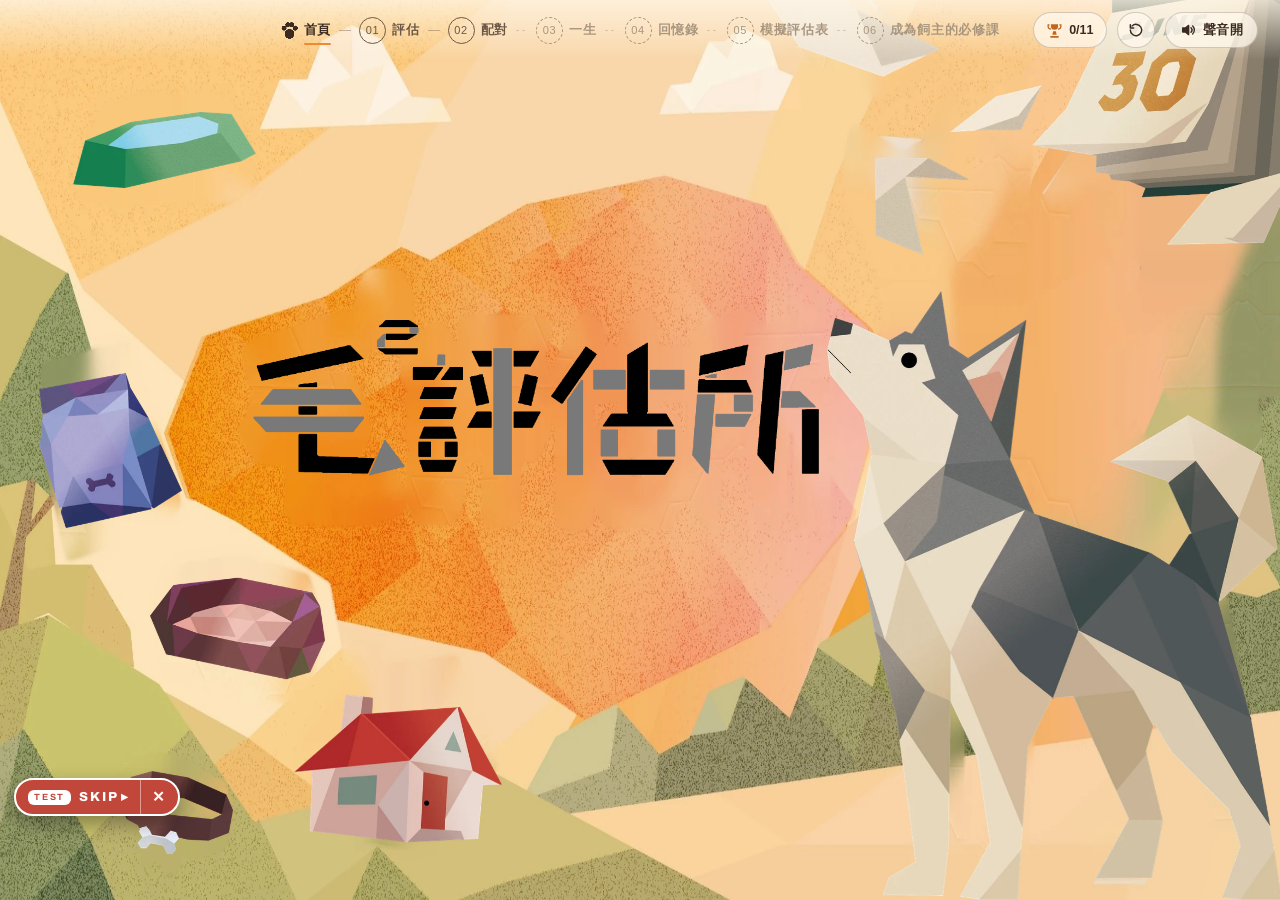
<file: index.html>
<!doctype html>
<html lang="zh-Hant">
<head>
<meta charset="utf-8">
<meta name="viewport" content="width=device-width, initial-scale=1, viewport-fit=cover">
<title>毛評估所 — 30 天養狗日曆</title>
<link rel="preconnect" href="https://fonts.googleapis.com">
<link rel="preconnect" href="https://fonts.gstatic.com" crossorigin>
<link href="https://fonts.googleapis.com/css2?family=Archivo:wdth,wght@62..125,100..900&family=Chiron+GoRound+TC:wght@500;700;900&family=Iansui&family=Noto+Sans+TC:wght@300;500;900&family=Noto+Serif+TC:wght@300;500;700;900&family=Outfit:wght@500;600;700;800&family=Playfair+Display:wght@700;900&display=swap" rel="stylesheet">
<link rel="stylesheet" href="css/style.css?v=59">
<link rel="stylesheet" href="css/layout.css?v=59">
</head>
<body>
<div id="app"></div>
<canvas id="fx"></canvas>

<script src="js/assets.js?v=59"></script>   <!-- 素材路徑 -->
<script src="js/data.js?v=59"></script>     <!-- 30 天事件文字 -->
<script src="js/app.js?v=59"></script>      <!-- 封面、評估、配對、日曆、告別、回憶錄 -->
<script src="js/config.js?v=59"></script>   <!-- 網站網址設定 -->
<script src="js/qr.js?v=59"></script>       <!-- QR 碼產生器 -->
<script src="js/card.js?v=59"></script>     <!-- 成果小卡 -->
<script src="js/share.js?v=59"></script>    <!-- 帶走這份紀錄 -->
<script src="js/audio.js?v=59"></script>    <!-- 配樂與按鈕音效 -->
<script src="js/ach.js?v=59"></script>     <!-- 成就系統 -->
<script src="js/family.js?v=59"></script>  <!-- 家長參與與家庭支持 -->
<script src="js/test-skip.js?v=59"></script><!-- 測試用 SKIP：開關在 js/config.js 的 SHOW_SKIP -->
</body>
</html>
</file>
<file: css/style.css>
:root{--bg:#EBE0CD;--ink:#3B2A20;--mute:#8A7560;--or:#EE8A34;--gold:#C99A3B;--paper:#F3EAD6;--pi:#3B2A20;--ac:#D9822B;--ln:rgba(59,42,32,.2);
--sans:"Noto Sans TC","PingFang TC","Microsoft JhengHei",sans-serif;--serif:"Noto Serif TC","Songti TC",serif;--dsp:"Archivo","Noto Sans TC",sans-serif;
--grain:url("data:image/svg+xml;utf8,<svg xmlns='http://www.w3.org/2000/svg' width='180' height='180'><filter id='n'><feTurbulence type='fractalNoise' baseFrequency='.85' numOctaves='2' stitchTiles='stitch'/><feColorMatrix values='0 0 0 0 .25 0 0 0 0 .17 0 0 0 0 .1 0 0 0 .7 0'/></filter><rect width='100%' height='100%' filter='url(%23n)' opacity='.45'/></svg>");
box-sizing:border-box;padding-top:env(safe-area-inset-top,0px);padding-bottom:env(safe-area-inset-bottom,0px)}
*{box-sizing:border-box;margin:0}
html{height:100%;scroll-padding-top:env(safe-area-inset-top,0px)}
body{min-height:100%;background:var(--bg);color:var(--ink);font:400 16px/1.7 var(--sans);overflow-x:hidden}
button{font:inherit;color:inherit;background:none;border:0;cursor:pointer;text-align:inherit}
input{font:inherit}
#fx{position:fixed;inset:0;width:100%;height:100%;pointer-events:none;z-index:50}
/* cover */
.cover{position:relative;min-height:100svh}
.hero{display:block;width:100%;height:100svh;object-fit:cover;object-position:60% 50%}
.cm{position:absolute;left:50%;bottom:6%;transform:translateX(-50%);display:flex;align-items:center;gap:26px;background:rgba(246,232,203,.93);padding:14px 16px 14px 30px;border-radius:99px;color:#3B2A20;white-space:nowrap}
.cms{font:300 15px var(--sans)}.cms b{display:block;font:800 11px var(--dsp);letter-spacing:.28em}
.cmh,.row{display:none}
.go{background:#3B2A20;color:#F6E8CB;font:700 15px var(--sans);letter-spacing:.12em;padding:14px 32px;border-radius:99px;transition:.25s}
.go:hover{background:var(--or);color:#3B2A20}.go:disabled{opacity:.3;pointer-events:none}
/* split */
.split{display:grid;grid-template-columns:1fr 1fr;min-height:100svh}
.L{position:relative;padding:clamp(20px,4vw,56px);display:flex;flex-direction:column;overflow:hidden;color:#3B2A20;background:linear-gradient(180deg,rgba(246,232,203,.96),rgba(246,232,203,.62) 62%,rgba(246,232,203,.22)),var(--hero) 0 100%/auto 125%}
.L>*{position:relative;z-index:1}
.L>.bgs{position:absolute;inset:0;z-index:0;background:center/cover no-repeat;opacity:0;transition:opacity .7s}
.L>.bgs::after{content:"";position:absolute;inset:0;background:linear-gradient(180deg,rgba(246,232,203,.8),rgba(246,232,203,0) 45%)}
.L.sc .blob{opacity:.3}.L.sc .dog{filter:drop-shadow(0 10px 14px rgba(59,42,32,.28))}
.st{font:700 12px var(--dsp);letter-spacing:.26em}
.tt{font:900 clamp(34px,5vw,74px)/1.08 var(--sans);letter-spacing:-.02em;margin-top:12px}
.tt small{display:block;font:300 clamp(14px,1.3vw,17px)/1.8 var(--sans);letter-spacing:.02em;margin-top:10px;max-width:22em}
#trt{margin-top:18px;display:grid;grid-template-columns:1fr 1fr;gap:4px 28px;max-width:360px;font:500 13px var(--sans)}
#trt div{display:flex;justify-content:space-between;border-bottom:1px solid rgba(59,42,32,.2);padding:3px 0}#trt i{font-style:normal;letter-spacing:.1em;color:var(--ac)}
#trt p{grid-column:1/-1;font:300 13px var(--sans);margin-top:4px}
.stage{position:relative;margin-top:auto;height:clamp(200px,44svh,470px);display:flex;align-items:flex-end;justify-content:center}
.blob{position:absolute;left:6%;right:6%;top:10%;bottom:4%;background:var(--ac);opacity:.9;transition:background .5s;clip-path:polygon(6% 32%,28% 6%,62% 0,93% 20%,100% 58%,80% 94%,42% 100%,5% 80%)}
.blob::after{content:"";position:absolute;inset:0;background:var(--grain)}
.dogw{position:relative;height:90%;display:flex;align-items:flex-end;animation:in .6s both}
.dog{height:100%;max-width:94%;object-fit:contain;object-position:bottom;transition:.5s}
.dogw.hp{animation:bob 1.6s ease-in-out infinite}
.dogw.sad .dog{filter:saturate(.6) brightness(.92);transform:translateY(8px) rotate(-1.5deg)}
@keyframes bob{50%{transform:translateY(-8px)}}
@keyframes in{from{opacity:0;transform:translateX(26px)}}
.R{position:relative;padding:clamp(20px,4vw,56px);display:flex;flex-direction:column;justify-content:center;align-items:flex-end;text-align:right}
.R>*{animation:in .5s both}
.pg{position:absolute;top:clamp(20px,4vw,56px);right:clamp(20px,4vw,56px);left:clamp(20px,4vw,56px);display:flex;justify-content:space-between;align-items:center;gap:16px;font:700 11px var(--dsp);letter-spacing:.2em}
.pg div{display:flex;gap:4px}.pg i{width:18px;height:4px;background:var(--ln)}.pg i.d{background:var(--or)}
.o{display:block;width:100%;max-width:520px;margin-left:auto;padding:14px 0;border-bottom:1px solid var(--ln);text-align:right;transition:.25s}
.o b{display:block;font:900 clamp(24px,3.2vw,44px)/1.15 var(--sans);transition:.25s}
.o b::before{content:attr(data-i);font:600 12px var(--dsp);letter-spacing:.16em;color:var(--mute);margin-right:16px;vertical-align:middle}
.o small{display:block;font:300 14px var(--sans);color:var(--mute)}
.o:hover b,.o.on b{color:var(--or);transform:translateX(-8px)}
.nm{width:100%;max-width:520px;background:none;border:0;border-bottom:3px solid var(--ink);color:var(--ink);font:900 clamp(40px,6vw,80px)/1.2 var(--sans);text-align:right;padding:6px 0;outline:0}
.R .go{margin-top:26px}
/* play */
.nav{display:flex;align-items:center;justify-content:space-between;gap:16px;padding:14px clamp(16px,4vw,64px);border-bottom:1px solid var(--ln)}
.lg{font:900 26px/1 var(--sans);letter-spacing:-.04em}.lg sup{font:700 12px var(--dsp);color:var(--or)}
.stp{display:flex;gap:clamp(14px,3vw,40px);font:500 14px var(--sans)}
.stp span{display:flex;gap:8px;align-items:center;padding-bottom:4px;border-bottom:2px solid transparent;color:var(--mute)}
.stp b{font:700 13px "Playfair Display",serif;color:#7E8A3C}.stp .on{color:var(--or);border-color:var(--or)}.stp .on b{color:var(--or)}
.gp{font:500 10px/1.6 var(--dsp);letter-spacing:.2em;text-align:right;color:var(--mute)}
.wrap{max-width:1500px;margin:0 auto;padding:22px clamp(16px,4vw,64px) 48px}
.phd{display:grid;grid-template-columns:1fr auto 1fr;align-items:end;gap:16px}
.nmx b{display:block;font:900 clamp(30px,3.6vw,48px)/1.1 var(--sans)}.nmx small{font:500 12px var(--dsp);letter-spacing:.18em;color:var(--mute)}
.stx{display:flex;align-items:flex-end;gap:12px}.stx b{font:900 clamp(56px,7vw,92px)/.9 "Playfair Display",serif}.stx u{text-decoration:none;font:700 13px var(--sans);background:#1d1612;color:#F6E8CB;padding:5px 12px;margin-bottom:8px}
.hn{justify-self:end;text-align:right;font:300 12px/1.7 var(--sans);color:var(--mute)}
.tkb{display:flex;gap:4px;margin:18px 0 20px;padding-top:12px}
.tkb i{position:relative;flex:1;height:8px;background:rgba(59,42,32,.18)}.tkb i.d{background:#1d1612}.tkb i.c{background:var(--or)}
.tkb i.s::before{content:"";position:absolute;top:-12px;left:50%;margin-left:-4px;border:4px solid transparent;border-top:7px solid var(--or)}
.gm{display:grid;grid-template-columns:minmax(0,1.3fr) minmax(0,1fr);gap:clamp(20px,3vw,48px);align-items:start}
.scn{position:relative;aspect-ratio:862/604;overflow:hidden;background:#EBD9BE}
.sl{position:absolute;inset:0;opacity:0;transition:opacity .7s;background:center 80%/cover no-repeat}.sl.on{opacity:1}.sl svg{width:100%;height:100%;display:block}
.scn::after{content:"";position:absolute;inset:0;background:var(--grain);opacity:.8;pointer-events:none;z-index:3}
.scn .dogw{position:absolute;left:34%;bottom:7%;height:42%;z-index:2}.scn .dog{height:100%;width:auto;max-width:none;filter:drop-shadow(0 8px 10px rgba(59,42,32,.25))}
.scn.sd::before{content:"";position:absolute;inset:0;z-index:4;box-shadow:inset 0 0 90px rgba(194,71,59,.7);animation:pulse .8s infinite alternate;pointer-events:none}
.scn.sd .dogw{animation:sh .35s infinite}
@keyframes pulse{to{opacity:.35}}@keyframes sh{50%{transform:translateX(3px)}}
.sts{display:grid;grid-template-columns:repeat(3,1fr) 1.3fr;border-top:2px solid #1d1612;margin-top:16px}
.sts>div{position:relative;padding:12px 14px 4px 0}.sts>div+div{padding-left:16px;border-left:1px solid var(--ln)}
.sts small{font:700 11px var(--sans);letter-spacing:.12em;color:var(--mute)}
.sts em{display:block;height:5px;background:rgba(59,42,32,.15);margin:8px 0}.sts em i{display:block;height:100%;width:0;transition:width .8s cubic-bezier(.2,.8,.2,1)}
.sts b{font:900 clamp(26px,3vw,40px)/1.1 "Playfair Display",serif}.sts .mn{display:block;margin-top:16px}
.sts u{position:absolute;right:6px;top:10px;text-decoration:none;font:800 13px var(--dsp);animation:fade .4s 1.8s forwards}.sts u.p{color:#5F7A3A}.sts u.n{color:#C2473B}
.cal{position:relative;padding-top:18px}
.pile{position:absolute;left:0;right:0;top:18px;bottom:0;background:var(--paper);border-radius:6px;box-shadow:10px 10px 0 -1px #E6DAC2,17px 17px 0 -3px #D6C9AA,0 30px 40px rgba(0,0,0,.15)}
.rg{position:absolute;top:0;left:0;right:0;display:flex;justify-content:space-around;padding:0 7%;z-index:6;pointer-events:none}.rg i{width:14px;height:38px;border:3px solid #22303a;border-radius:8px}
.leaf{z-index:2;background:var(--paper) var(--grain);color:var(--pi);border-radius:6px;padding:34px clamp(18px,2.4vw,34px) 22px;position:relative;display:flex;flex-direction:column;transform-origin:18% 0;text-align:left}
.leaf::before{content:"";position:absolute;top:28px;left:0;right:0;border-top:1px dashed rgba(59,42,32,.35)}
.leaf.drop{animation:drop .7s cubic-bezier(.2,.8,.2,1) both}
@keyframes drop{from{transform:translateY(-40px) rotate(2deg);opacity:0}}
.leaf.tear{position:absolute;top:18px;left:0;right:0;z-index:4;pointer-events:none;animation:tear .95s cubic-bezier(.55,.05,.85,.5) forwards;box-shadow:0 20px 40px rgba(0,0,0,.25)}
@keyframes tear{18%{transform:rotate(-2.5deg) translateY(-1.5%)}100%{transform:translate(-22%,-118%) rotate(-26deg);opacity:0}}
@keyframes fade{to{opacity:0}}@keyframes bl{50%{opacity:.35}}
@media(prefers-reduced-motion:reduce){.leaf.tear{animation:fade .3s forwards}.dogw.hp,.scn.sd .dogw{animation:none}}
.lh{display:flex;justify-content:space-between;align-items:flex-start;padding-bottom:10px;border-bottom:1px solid rgba(59,42,32,.3)}
.ic{width:34px;height:34px;background:#1d1612;border-radius:3px;display:grid;place-items:center;font-size:17px}
.mt{margin-top:10px;font:500 11px var(--sans);color:#7a6a58}.tm{margin-top:8px;font:700 11px var(--sans);color:var(--or);letter-spacing:.1em}.tm.sd{color:#C2473B}
.dy{text-align:right}.dy small{display:inline-block;font:900 20px "Playfair Display",serif;letter-spacing:.06em;border-bottom:3px solid #1d1612;padding:0 0 4px 24px}.dy b{display:block;font:900 clamp(46px,min(6vw,9vh),82px)/1 "Playfair Display",serif;letter-spacing:-.02em}
.tmr{display:flex;align-items:center;gap:12px;margin-top:14px;font:700 12px var(--sans);color:#C2473B}.tmr span{animation:bl 1s infinite}.tmr em{flex:1;height:6px;background:rgba(194,71,59,.2)}.tmr em i{display:block;height:100%;width:100%;background:#C2473B}.tmr b{font:900 26px "Playfair Display",serif;min-width:34px;text-align:right}
h2{font:900 clamp(26px,2.6vw,36px)/1.2 var(--sans);letter-spacing:-.01em;margin:20px 0 6px}
.sc{font:400 15px/1.85 var(--sans);color:#6b5a48}
.nt{margin-top:10px;font:500 13px/1.8 var(--serif);color:#9a5a24;border-left:3px solid var(--or);padding-left:12px}
.ops{display:grid;gap:12px;margin-top:18px}
.opt{display:flex;align-items:center;gap:16px;width:100%;padding:10px 16px 10px 10px;border:1px solid rgba(59,42,32,.22);background:rgba(59,42,32,.04);transition:.25s}
.opt i{flex:none;width:48px;height:52px;display:grid;place-items:center;font:900 24px "Playfair Display",serif;font-style:normal;color:#F6E8CB;clip-path:polygon(50% 0,100% 28%,100% 100%,0 100%,0 28%);padding-top:8px}
.opt:nth-child(1) i{background:#DE7228}.opt:nth-child(2) i{background:#7C9A68}.opt:nth-child(3) i{background:#5F7685}
.opt b{display:block;font:700 16px/1.5 var(--sans)}.opt em{font:600 10px var(--dsp);letter-spacing:.2em;color:#8A7560;font-style:normal}
.opt:hover{background:rgba(238,138,52,.12);border-color:var(--or);transform:translateX(4px)}.opt.on{border-color:var(--or);background:rgba(238,138,52,.18)}.opt.off{opacity:.3}
.ops.dn .opt{pointer-events:none}
.rs{margin-top:14px;padding-top:12px;border-top:3px solid #1d1612;animation:in .5s both}.rs small{font:700 10px var(--dsp);letter-spacing:.3em;color:#8A7560}
.rs p{font:500 16px/1.9 var(--serif);margin-top:6px}.dl{display:flex;flex-wrap:wrap;gap:6px 18px;margin-top:10px;font:500 13px var(--sans)}
.dl b{font:900 18px var(--dsp);margin-left:6px}.dl .p b{color:#5F7A3A}.dl .n b{color:#C2473B}.hp2{font:300 13px var(--serif);margin-top:8px;color:#6b5a48}.hp2.late{color:#C2473B;font-weight:500}
.tr2{margin-top:auto;align-self:flex-end;background:var(--or);color:#1d1612;font:800 14px var(--sans);letter-spacing:.1em;padding:12px 26px;border-radius:99px;box-shadow:0 4px 0 #C2661E;transition:.2s}
.tr2:hover{transform:translateY(2px);box-shadow:0 2px 0 #C2661E}.tr2.ol{background:none;border:2px solid #1d1612;box-shadow:none}.tr2[hidden]{display:none}
.tq{font:300 clamp(20px,2vw,26px)/1.9 var(--serif);margin-top:8px}.tq b{font:900 1.1em var(--sans)}.orn{margin:20px 0 0;width:60%;max-width:240px}
.fg{display:grid;grid-template-columns:repeat(4,1fr);gap:10px;margin:16px 0}.fg div{border-top:3px solid #1d1612;padding-top:6px}.fg small{display:block;font:700 10px var(--dsp);letter-spacing:.2em;color:#8A7560}.fg b{font:900 clamp(24px,2.6vw,34px)/1.1 "Playfair Display",serif}
.ab{display:grid;grid-template-columns:1fr 1fr;gap:2px 22px;font:500 13px var(--sans)}.ab div{display:flex;justify-content:space-between;border-bottom:1px solid rgba(59,42,32,.2);padding:3px 0}.ab i{font-style:normal;color:var(--or);letter-spacing:.1em}
.btns{display:flex;gap:14px;margin-top:auto;padding-top:18px;justify-content:flex-end;flex-wrap:wrap}.btns .tr2{margin-top:0}

.hn{justify-self:end;text-align:right}.hn p{font:300 12px/1.7 var(--sans);color:var(--mute);margin-top:8px}
.spd{display:inline-flex;border:1px solid var(--ln);background:rgba(246,232,203,.4)}.spd button{padding:7px 16px;font:700 12px var(--dsp);letter-spacing:.08em;color:var(--mute);transition:.2s}.spd button:hover{color:var(--ink)}.spd button.on{background:#1d1612;color:#F6E8CB}
.tz{margin-top:auto;margin-bottom:-24px;margin-right:calc(-1*clamp(20px,2.6vw,36px));align-self:flex-end;width:62%;min-height:84px;position:relative;cursor:pointer;display:flex;align-items:flex-end;justify-content:flex-end;padding:0 calc(clamp(20px,2.6vw,36px) + 30px) 12px 0;font:800 11px var(--dsp);letter-spacing:.28em;color:#8A7560;transition:.25s;outline:0}
.tz[hidden]{display:none}.tz span{animation:nd 1.6s ease-in-out infinite}
.tz::after{content:"";position:absolute;right:0;bottom:0;width:34px;height:34px;background:linear-gradient(135deg,transparent 50%,#E8DDC3 50%,#B9A97F);filter:drop-shadow(-2px -2px 3px rgba(0,0,0,.2));transition:.25s}
.tz:hover,.tz:focus-visible{color:var(--or)}.tz:hover::after,.tz:focus-visible::after{width:54px;height:54px}
@keyframes nd{50%{transform:translateX(5px)}}
.pop{position:fixed;inset:0;z-index:60;display:grid;place-items:center;padding:16px;background:rgba(36,26,20,.58);animation:fi .3s both}
@keyframes fi{from{opacity:0}}@keyframes pin{from{transform:scale(.88) translateY(20px);opacity:0}}
.pw{position:relative;width:min(540px,100%);max-height:92svh;overflow:auto;background:var(--paper) var(--grain);color:var(--pi);border-top:8px solid #C2473B;padding:20px clamp(18px,3vw,30px) 24px;box-shadow:10px 10px 0 -1px #E6DAC2,0 30px 60px rgba(0,0,0,.4);animation:pin .45s cubic-bezier(.2,1.4,.4,1) both;text-align:left}
.pb{display:flex;align-items:center;gap:12px;font:800 12px var(--sans);letter-spacing:.12em;color:#C2473B;white-space:nowrap}.pb span{animation:bl 1s infinite}.pb em{flex:1;height:6px;background:rgba(194,71,59,.2)}.pb em i{display:block;height:100%;width:100%;background:#C2473B}.pb b{font:900 28px "Playfair Display",serif;min-width:36px;text-align:right}.pb.end span{animation:none}.pb.end em,.pb.end b{opacity:.3}
.ph2{display:flex;gap:14px;align-items:flex-start;margin-top:16px}.ph2 h2{margin:2px 0 0}.pf{display:flex;justify-content:flex-end;margin-top:18px}.pf .tr2{margin-top:0}
.nav+.split{min-height:calc(100svh - 63px)}
.mp{position:absolute;top:0;left:6%;z-index:3;background:#3B2A20;color:#F6E8CB;font:700 12px var(--sans);letter-spacing:.08em;padding:7px 14px;border-radius:99px}.mp b{color:#F2C46D;margin-left:8px}
.mtc{display:block;min-height:calc(100svh - 63px);max-width:1600px;margin:0 auto;padding:0 clamp(16px,4vw,64px)}
.mtop{display:flex;flex-direction:column;gap:14px;padding:18px 0 14px;min-height:0}
.mhd{display:flex;justify-content:space-between;align-items:flex-end;gap:16px}
.mhd small{display:block;font:600 11px var(--dsp);letter-spacing:.3em;color:var(--mute)}
.mhd h1{font:900 clamp(28px,3.6vw,52px)/1.1 "Noto Serif TC",serif;letter-spacing:-.01em;margin-top:6px}
.mbk{display:block;font:500 12px var(--sans);color:var(--mute);margin-bottom:8px}.mbk:hover{color:var(--or)}
.rdy{display:flex;align-items:center;gap:14px;background:#FFFCF6;color:#3B2A20;border-radius:20px;padding:12px 20px;box-shadow:0 10px 30px rgba(60,40,20,.12)}
.rg2{position:relative;width:74px;height:74px;flex:none}.rg2 svg{width:100%;height:100%}.rg2 b{position:absolute;inset:0;display:grid;place-items:center;font:900 22px "Playfair Display",serif}.rg2 small{font-size:11px}
.rdy p{font:900 15px/1.4 "Noto Serif TC",serif}.rdy em{display:block;font:600 9px var(--dsp);letter-spacing:.3em;color:#8A7560;font-style:normal}
.rb{display:grid;grid-template-columns:1fr 1fr;gap:4px 20px;margin-top:6px;font:700 11px var(--sans)}.rb div{display:grid;grid-template-columns:auto minmax(50px,1fr) auto;gap:6px;align-items:center}
.rb i{display:block;height:5px;background:#E8EEE6;border-radius:3px}.rb s{display:block;height:100%;background:#8CB79A;border-radius:3px}.rb span{font:600 10px var(--dsp);color:#8A7560}
.mcard{flex:1;min-height:0;display:grid;grid-template-columns:1.1fr 1fr;border-radius:28px;overflow:hidden;background:#FFFCF6;color:#3B2A20;box-shadow:0 20px 50px rgba(60,40,20,.15)}
.msc{position:relative;min-height:260px;overflow:hidden;background:#BFE0F1}.msc .sl{opacity:1}
.msc::after{content:"";position:absolute;inset:0;background:var(--grain);opacity:.35;pointer-events:none;z-index:1}.msc::before{content:"";position:absolute;inset:0;z-index:1;background:radial-gradient(ellipse 48% 62% at 50% 62%,rgba(34,48,58,.34),rgba(34,48,58,.12) 60%,transparent 80%)}
.mdg{position:absolute;left:50%;bottom:4%;height:66%;width:auto;max-width:70%;object-fit:contain;transform:translateX(-50%);z-index:2;filter:drop-shadow(0 0 2px rgba(34,48,58,.55)) drop-shadow(0 14px 14px rgba(20,25,30,.4)) saturate(1.1) contrast(1.05);animation:in .5s both}
.bdg{position:absolute;top:16px;left:16px;z-index:4;background:#22303a;color:#fff;border-radius:14px;padding:6px 14px;font:800 12px var(--sans);display:flex;align-items:baseline;gap:6px}.bdg b{font:900 30px/1 "Playfair Display",serif;color:#F2A65A}
.stgm{position:absolute;top:16px;right:16px;z-index:4;background:rgba(255,255,255,.88);border-radius:99px;padding:6px 14px;font:700 12px var(--sans)}
.mif{padding:clamp(18px,2.4vw,36px);display:flex;flex-direction:column;justify-content:center;gap:10px;min-width:0}
.mif>small{font:500 12px var(--dsp);letter-spacing:.25em;color:#8A7560}
.mif h2{font:900 clamp(34px,4.2vw,62px)/1.05 "Noto Serif TC",serif;margin:0}
.chips{display:flex;flex-wrap:wrap;gap:8px}.chips span{background:#F6E6D0;border-radius:99px;padding:5px 14px;font:700 13px var(--sans)}
.chk{display:grid;gap:6px}.chk div{display:flex;align-items:center;gap:12px;font:500 15px var(--sans)}
.chk i{flex:none;width:24px;height:24px;border-radius:50%;display:grid;place-items:center;font:700 13px var(--sans);background:#D9EBDD;color:#4C8C62}.chk i.w{background:#FBE3C8;color:#D9722A}
.mif .tr2{align-self:flex-start;margin-top:8px}
.mbot{padding:6px 0 22px;min-height:0;display:flex}
.mlist{flex:1;display:flex;gap:12px;overflow-x:auto;padding:12px 4px;scroll-snap-type:x proximity;align-items:stretch}
.mtl{position:relative;flex:1 0 150px;max-width:260px;display:flex;flex-direction:column;align-items:center;justify-content:flex-end;padding:34px 10px 12px;border-radius:20px;background:color-mix(in srgb,var(--c) 24%,#FFF6E4);color:#3B2A20;border:3px solid transparent;transition:.25s;scroll-snap-align:start;overflow:hidden;text-align:center}
.mtl::before{content:"";position:absolute;inset:0;background:var(--grain);opacity:.6;pointer-events:none}
.mtl img{position:relative;width:70%;max-width:140px;height:auto;max-height:clamp(56px,11svh,112px);object-fit:contain;margin-top:auto}
.mtl b{position:relative;font:900 17px "Noto Serif TC",serif;margin-top:6px}.mtl>small{position:relative;font:500 11px var(--sans);color:#6b5a48}
.mtl .pc{position:absolute;top:8px;right:10px;z-index:2;font:900 22px/1 "Playfair Display",serif;background:#22303a;color:#F2A65A;padding:4px 9px 3px;border-radius:12px}.pc small{font:700 10px var(--sans);margin-left:1px}
.mtl:hover{transform:translateY(-4px)}.mtl.on{border-color:var(--or);box-shadow:0 10px 24px rgba(238,138,52,.35);transform:translateY(-4px)}
.mtl.bst::after{content:"BEST";position:absolute;top:12px;left:12px;font:800 9px var(--dsp);letter-spacing:.2em;color:#C2661E}
.mbot{display:block;padding:4px 0 56px;min-width:0}
.kg{display:flex;gap:18px;overflow-x:auto;scroll-snap-type:x proximity;padding:14px 4px 22px;margin:0 -4px;scrollbar-width:thin;scrollbar-color:rgba(59,42,32,.35) transparent;overscroll-behavior-x:contain;-webkit-overflow-scrolling:touch}.kg.dg{cursor:grabbing;scroll-snap-type:none}.kg{user-select:none;-webkit-user-select:none}.kg img{-webkit-user-drag:none;user-drag:none;pointer-events:none}
.kpc{position:absolute;left:8px;top:8px;z-index:2;font:900 18px/1 "Playfair Display",serif;font-style:normal;background:#22303a;color:#F2A65A;padding:4px 9px 3px;border-radius:12px}.kpc small{font:700 10px var(--sans);margin-left:2px}
.kc{position:relative;flex:0 0 auto;width:min(236px,74vw);height:470px;scroll-snap-align:start;perspective:1200px;cursor:pointer;outline:none;-webkit-tap-highlight-color:transparent}
.kin{position:relative;width:100%;height:100%;transition:transform .8s cubic-bezier(.34,1.3,.64,1);transform-style:preserve-3d}
.kc.flip .kin{transform:rotateY(180deg)}
.kc:not(.flip):hover .kin{transform:translateY(-6px) rotate(-.6deg)}
.kc:focus-visible .kin{outline:3px solid var(--or);outline-offset:4px;border-radius:26px}
.kf,.kb{position:absolute;inset:0;border-radius:26px;backface-visibility:hidden;-webkit-backface-visibility:hidden;overflow:hidden;display:flex;flex-direction:column;box-shadow:0 2px 0 rgba(59,42,32,.06),0 22px 40px -22px rgba(59,42,32,.55)}
.kf{background:color-mix(in srgb,var(--c) 26%,#FFF6E4);color:#3B2A20;padding:13px 13px 11px;border:3px solid transparent}
.kf::before{content:"";position:absolute;inset:0;background:var(--grain);opacity:.5;pointer-events:none}
.kc.on .kf{border-color:var(--or)}
.kt{position:relative;display:flex;justify-content:space-between;align-items:center;gap:8px}
.kt b{font:800 12px var(--dsp);letter-spacing:.16em}
.kt span{font:700 11px var(--sans);padding:4px 10px;border-radius:99px;border:1px solid rgba(59,42,32,.28);background:rgba(255,255,255,.4)}
.kt em{font:800 9px var(--dsp);font-style:normal;letter-spacing:.2em;color:#C2661E}
.ksc{position:relative;flex:1 1 0;min-height:0;margin:10px 0 8px;border-radius:18px;overflow:hidden;background:linear-gradient(180deg,color-mix(in srgb,var(--c) 40%,#fff) 0 64%,color-mix(in srgb,var(--c) 62%,#C9B28F) 64%)}
.ksc img{position:absolute;left:50%;bottom:6%;height:86%;width:auto;max-width:92%;object-fit:contain;transform:translateX(-50%);filter:drop-shadow(0 0 1.2px rgba(34,48,58,.55)) drop-shadow(0 10px 8px rgba(20,25,30,.28))}
.kn{position:relative;display:flex;flex-direction:column;align-items:flex-start;gap:2px}.kn h3{white-space:nowrap}
.kn h3{font:900 22px/1.15 var(--serif);margin:0}
.kn small{font:500 10px var(--dsp);letter-spacing:.1em;color:#6b5a48;text-transform:uppercase}
.kd{position:relative;margin:3px 0 0;font:500 11.5px/1.5 var(--sans);color:#5b4a3a;height:4.5em;overflow:hidden}
.km{position:relative;display:grid;grid-template-columns:repeat(2,minmax(0,1fr));gap:8px 12px;margin-top:10px;padding-top:10px;border-top:1px dashed rgba(59,42,32,.28)}
.km>div{display:grid;gap:4px;font:700 11.5px var(--sans)}
.km>div>span{display:flex;justify-content:space-between}.km>div>span em{font-style:normal;font-weight:900;color:#8A4F1B}
.kp{display:flex;gap:3px}.kp i{flex:1;height:6px;border-radius:3px;background:rgba(59,42,32,.16)}.kp i.on{background:color-mix(in srgb,var(--c) 70%,#8A4F1B)}
.kfl{position:relative;margin-top:10px;text-align:center;font:700 11px var(--sans);color:#8A7560}
.kb{transform:rotateY(180deg);background:#22303a;color:#F6EAD8;padding:13px 14px 12px;gap:7px}
.kb::before{content:"";position:absolute;right:-40px;top:-40px;width:150px;height:150px;background:var(--c);opacity:.35;clip-path:polygon(30% 0,100% 10%,90% 100%,0 60%);pointer-events:none}
.kbh{position:relative;display:flex;align-items:center;gap:12px;padding-bottom:10px;border-bottom:1px solid rgba(246,234,216,.16)}
.kbh img{width:56px;height:50px;object-fit:contain;background:var(--c);border-radius:14px;padding:4px}
.kbh small{display:block;font:700 10px var(--dsp);letter-spacing:.14em;color:#F2A65A}
.kbh h4{margin:3px 0 0;font:900 22px/1.15 var(--serif)}
.kb h5{position:relative;margin:0;font:800 10px var(--dsp);letter-spacing:.22em;color:#F2A65A}
.kbm{position:relative;display:grid;grid-template-columns:repeat(2,minmax(0,1fr));gap:6px 14px}
.kbm>div{display:grid;gap:4px;font:700 11.5px var(--sans)}
.kbm>div>span{display:flex;justify-content:space-between;color:rgba(246,234,216,.85)}.kbm>div>span em{font-style:normal;color:#F2A65A}
.kb .kp i{background:rgba(255,255,255,.16)}.kb .kp i.on{background:#F2A65A}
.kbn{position:relative;list-style:none;margin:0;padding:0;display:grid;gap:5px}
.kbn li{display:grid;grid-template-columns:2.5em 1fr;gap:6px;font:500 11px/1.45 var(--sans);color:rgba(246,234,216,.92)}
.kbn li b{font-weight:800;color:#F2A65A}
.kbr{position:relative;padding:7px 10px;border-radius:12px;background:rgba(246,234,216,.1);border-left:3px solid #F2A65A;font:500 11px/1.5 var(--sans)}
.kbr b{display:block;font:800 10px var(--dsp);letter-spacing:.2em;color:#F2A65A;margin-bottom:2px}
.kbg{position:relative;margin-top:auto;display:flex;gap:8px}
.kbg button{flex:1;height:34px;border-radius:99px;font:800 13px var(--sans);background:#EE8A34;color:#fff}
.kbg button.ol{background:transparent;border:1.5px solid rgba(246,234,216,.4);color:#F6EAD8;flex:0 0 auto;padding:0 14px}

.kc{width:min(248px,76vw);height:436px}
.kf{padding:14px 14px 12px}
.kt b{display:flex;align-items:center;gap:8px;font:800 12px var(--dsp);letter-spacing:.14em}.kt b u{text-decoration:none;font:800 9px var(--dsp);letter-spacing:.18em;color:#fff;background:#C2661E;padding:3px 7px;border-radius:99px}
.ksc{margin:10px 0 10px}
.kn{margin:0}.kn h3{font-size:23px}
.km{display:grid;grid-template-columns:1fr;gap:9px;margin-top:11px;padding-top:12px}
.km>div{display:grid;grid-template-columns:2.6em 1fr 3.6em;align-items:center;gap:10px;font:700 12px var(--sans)}
.km>div>b{font-weight:800;color:#5b4a3a}.km>div>em{font-style:normal;font-weight:900;color:#8A4F1B;text-align:right;font-size:11.5px}
.kp i{height:6px}
.kst{margin-top:auto;padding-top:10px;text-align:center;font:700 11px var(--sans);color:#8A7560}
.kc.on .kst{color:#C2661E}
.kc:not(.on):hover .kst{color:#3B2A20}
.kb{padding:16px 16px 14px;gap:11px;cursor:pointer}
.kbh{padding-bottom:12px;gap:11px}.kbh img{width:48px;height:44px}.kbh h4{font-size:21px}.kbh small{font-size:10px;letter-spacing:.06em;line-height:1.4}
.kb h5{margin-top:2px}
.kbn{gap:11px}.kbn li{grid-template-columns:2.6em 1fr;gap:8px;font-size:11.5px;line-height:1.6}
.kbr{padding:10px 12px;font-size:11.5px;line-height:1.6;margin-top:2px}
.kbk{margin-top:auto;text-align:center;height:34px;border-radius:99px;font:800 12px var(--sans);background:transparent;border:1.5px solid rgba(246,234,216,.4);color:#F6EAD8}.kbk:hover{background:#F6EAD8;color:#22303a}
@media(max-width:640px){.mtop{min-height:0}}
@media(prefers-reduced-motion:reduce){.kin{transition-duration:.01ms}}
@media(max-width:900px){.mtc{display:block}.mcard{grid-template-columns:1fr}.msc{min-height:44svh}.mhd{flex-direction:column;align-items:flex-start}.rdy{width:100%}.mtl{flex-basis:140px}}

.leaf::-webkit-scrollbar{display:none}
.leaf.drop{animation-duration:calc(.7s*var(--t,1))}.dogw.hp{animation-duration:calc(1.6s*var(--t,1))}.sts em i{transition-duration:calc(.8s*var(--t,1))}
.rd{position:relative;margin-top:auto;height:6px;background:rgba(59,42,32,.15);border-radius:3px;flex:none}.rd i{display:block;height:100%;width:0;background:var(--or);border-radius:3px}
.rd::before{content:attr(data-t);position:absolute;right:0;bottom:12px;font:700 11px var(--sans);letter-spacing:.1em;color:#C2661E}
.lg,.stp span[data-a]{cursor:pointer}.stp span[data-a]:hover{color:var(--or)}.stp span:not([data-a]):not(.on){opacity:.45}
.sts>div.up{animation:fu 1.2s}.sts>div.dn{animation:fd 1.2s}.sts>div.up b,.sts>div.dn b{animation:pu .6s}
@keyframes fu{0%{background:rgba(124,154,104,.55)}100%{background:transparent}}@keyframes fd{0%{background:rgba(194,71,59,.45)}100%{background:transparent}}@keyframes pu{50%{transform:scale(1.2)}}
.sts b{display:inline-block;transform-origin:left center}
.bub{position:absolute;left:50%;top:10%;transform:translateX(-50%);z-index:5;max-width:82%;background:rgba(255,252,246,.96);color:#3B2A20;border-radius:16px;padding:10px 16px;font:500 14px/1.7 var(--serif);box-shadow:0 8px 20px rgba(0,0,0,.2);animation:bi .35s both,fade .5s 4.6s forwards}
.bub::after{content:"";position:absolute;bottom:-8px;left:50%;margin-left:-8px;border:8px solid transparent;border-top-color:rgba(255,252,246,.96);border-bottom:0}
@keyframes bi{from{opacity:0;transform:translateX(-50%) translateY(8px)}}
.L.bg2{background:none}.L.bg2::before{content:"";position:absolute;inset:0;z-index:1;pointer-events:none;background:linear-gradient(180deg,rgba(246,232,203,.85),rgba(246,232,203,0) 50%)}
.L>.sl{position:absolute;z-index:0;opacity:1}.L>.sl::after{content:"";position:absolute;inset:0;background:var(--grain);opacity:.7}
.L.bg2 .blob{opacity:.3}.L.bg2 .dog{filter:drop-shadow(0 10px 14px rgba(59,42,32,.28))}
body::before{content:"";position:fixed;inset:0;background:var(--grain);opacity:.45;pointer-events:none;z-index:-1}
.stp{gap:6px}.stp span{gap:10px;padding:12px 22px;border:2px solid transparent;color:var(--mute)}.stp b{font:700 17px "Playfair Display",serif;color:#B9A98C}
.stp .on{color:var(--or);border-color:var(--or)}.stp .on b{color:var(--or)}.stp span:not([data-a]):not(.on){opacity:.6}.stp .lk{width:10px;height:12px;fill:#B9A98C;margin-left:-2px}.stp .on .lk{display:none}
.as{display:grid;grid-template-columns:minmax(0,.8fr) minmax(0,1.2fr);gap:clamp(24px,5vw,90px);max-width:1500px;margin:0 auto;padding:clamp(36px,8vh,84px) clamp(20px,6vw,100px) 56px;min-height:calc(100svh - 74px);align-items:start}
.eb{display:flex;gap:12px;align-items:center;font:600 12px var(--dsp);letter-spacing:.34em;color:var(--mute)}.eb::before{content:"";width:12px;height:12px;background:var(--ink)}
.bn{font:900 clamp(110px,min(16vw,25vh),260px)/.9 "Playfair Display",serif;margin-top:24px;letter-spacing:-.03em}.bn small{font:400 clamp(18px,2vw,28px) "Playfair Display",serif;color:var(--mute);margin-left:12px;letter-spacing:0}
.al h1{font:900 clamp(32px,3.6vw,56px)/1.15 var(--sans);margin-top:18px;letter-spacing:-.01em}.al p{font:300 16px/1.8 var(--sans);color:var(--mute);margin-top:10px}
.pgs{display:flex;gap:8px;margin-top:30px;max-width:480px}.pgs i{flex:1;height:4px;background:var(--ln)}.pgs i.d{background:var(--or)}
.pv{display:flex;align-items:flex-end;gap:16px;margin-top:26px}.pv img{height:clamp(70px,13vh,130px);width:auto;animation:in .5s both}.pv span{font:700 12px var(--sans);letter-spacing:.08em;background:var(--ink);color:var(--bg);padding:6px 14px;border-radius:99px;margin-bottom:10px}
.bk2{display:block;margin-top:22px;font:500 13px var(--sans);color:var(--mute)}.bk2:hover{color:var(--or)}.ar{animation:in .5s both}
.cards{display:grid;grid-template-columns:1fr 1fr;gap:20px}.cards.two{grid-template-rows:1fr}
.cd{position:relative;min-height:clamp(190px,30vh,330px);padding:24px 26px;background:#F3EEE3;color:#1d1612;border:1px solid rgba(59,42,32,.14);text-align:left;display:flex;flex-direction:column;justify-content:flex-end;overflow:hidden;transition:.25s}
.cd .op{position:absolute;top:22px;left:26px;font:500 11px var(--dsp);letter-spacing:.3em;color:#8A7560}
.cd svg{position:absolute;right:20px;top:18px;width:40%;max-width:150px;height:auto;transition:.3s}
.cd b{font:900 clamp(24px,2.4vw,34px)/1.2 var(--sans)}.cd small{font:300 14px var(--sans);color:#8A7560}
.cd:hover,.cd.on{border-color:var(--or);transform:translateY(-3px);box-shadow:0 14px 30px rgba(60,40,20,.15)}.cd:hover svg{transform:scale(1.06) translateY(-3px)}.cd.on{background:#FBF1E2}
.nmw{display:flex;flex-direction:column;align-items:flex-start;gap:24px;padding-top:clamp(0px,6vh,60px)}.nmw .nm{text-align:left}
@media(max-width:900px){.as{grid-template-columns:1fr;padding-top:28px}.bn{font-size:clamp(90px,26vw,150px)}.cd{min-height:150px;padding:18px}.cd svg{width:34%}.pv img{height:84px}.cards{gap:12px}.stp span{padding:8px 10px}}

.cover.go .hero{transform:scale(1.12);transition:transform .9s cubic-bezier(.5,0,.8,.4)}.cover.go .cm{opacity:0;transition:opacity .25s}
.tov{position:fixed;inset:0;display:grid;place-items:center;pointer-events:all;clip-path:circle(0 at var(--x,50%) var(--y,50%))}
.tov.o{background:#EE8A34;z-index:70}.tov.b{background:var(--bg) var(--grain);z-index:71}
.tov.in{animation:tin .62s cubic-bezier(.7,0,.3,1) forwards}.tov.b.in{animation-delay:.12s}
.tov.out{clip-path:circle(150% at var(--x,50%) var(--y,50%));animation:tout .6s cubic-bezier(.6,0,.2,1) forwards}.tov.o.out{animation-delay:.07s}
@keyframes tin{to{clip-path:circle(150% at var(--x,50%) var(--y,50%))}}@keyframes tout{to{transform:translateY(-102%)}}
.tov i{position:absolute;top:calc(50% - clamp(90px,14vw,190px));font:600 12px var(--dsp);letter-spacing:.4em;color:var(--mute);font-style:normal;animation:rs .4s .5s both}
.tov strong{font:900 clamp(110px,16vw,240px)/1 "Playfair Display",serif;color:var(--ink);animation:rs .4s .5s both}
@keyframes rs{from{opacity:0;transform:translateY(20px)}}
.as .ar{animation:none}.as .eb,.as .bn,.as h1,.as .al p,.as .pgs,.as .pv,.as .bk2,.cd,.nmw{animation:rise .6s cubic-bezier(.2,.8,.2,1) both}
.as .bn{animation-delay:.08s}.as h1{animation-delay:.16s}.as .al p{animation-delay:.22s}.as .pgs{animation-delay:.28s}.as .pv{animation-delay:.34s}.as .bk2{animation-delay:.4s}
.cd:nth-child(1){animation-delay:.2s}.cd:nth-child(2){animation-delay:.27s}.cd:nth-child(3){animation-delay:.34s}.cd:nth-child(4){animation-delay:.41s}.nmw{animation-delay:.25s}
@keyframes rise{from{opacity:0;transform:translateY(24px)}}.fadd{display:flex;gap:10px;flex-wrap:wrap;margin:0 0 14px}.fadd input{flex:1;min-width:11em;padding:11px 18px;border:1.5px solid rgba(59,42,32,.25);border-radius:99px;background:#fff;font:500 15px var(--sans,sans-serif);color:#3B2A20}.fadd input:focus{outline:none;border-color:#EE8A34}
.ftray{display:flex;flex-wrap:wrap;gap:10px;padding:14px;background:rgba(238,138,52,.1);border-radius:16px;margin-bottom:16px}
.fcd{position:relative;display:inline-flex;align-items:center;gap:8px;padding:12px 18px;background:#fff;border:2px solid var(--c);border-radius:14px;font:700 16px var(--sans,sans-serif);color:#3B2A20;cursor:grab;touch-action:none;user-select:none;-webkit-user-select:none;box-shadow:0 4px 0 -1px var(--c);transition:transform .2s}.fcd:hover{transform:translateY(-2px)}.fcd i{width:12px;height:12px;border-radius:50%;background:var(--c)}.fcd.sel{background:var(--c);color:#fff}.fcd.sel i{background:#fff}
.fcd .fx{position:absolute;top:-9px;right:-9px;width:22px;height:22px;border-radius:50%;background:#3B2A20;color:#fff;font:700 13px/1 var(--sans,sans-serif)}
.fct{font:700 11px var(--dsp,sans-serif);font-style:normal;padding:2px 7px;border-radius:99px;background:rgba(59,42,32,.1)}.fcd.sel .fct{background:rgba(255,255,255,.3)}.fcd.full{opacity:.55}.fnote.w{color:#A63E2A;font-weight:700}
.fgh{position:fixed;z-index:99999;pointer-events:none;transform:translate(-50%,-50%) rotate(-4deg) scale(1.08);box-shadow:0 14px 24px -6px rgba(0,0,0,.35);opacity:.95}
.fgrid{display:grid;grid-template-columns:repeat(4,minmax(0,1fr));gap:12px}@media(max-width:700px){.fgrid{grid-template-columns:repeat(2,minmax(0,1fr))}}
.fsl{display:grid;gap:4px;padding:12px 14px 14px;border:2px dashed rgba(59,42,32,.3);border-radius:14px;background:rgba(255,255,255,.6);transition:.2s}.fsl small{font:500 11px var(--dsp,sans-serif);letter-spacing:.14em;color:#8A7560}.fsl>b{font:700 15px var(--sans,sans-serif);color:#3B2A20}
.fsl.ov{border-color:#EE8A34;background:rgba(238,138,52,.16);transform:scale(1.03)}.fsl.ok{border-style:solid;border-color:rgba(59,42,32,.35);background:#fff}
.fdp{min-height:42px;display:flex;align-items:center}.fdp em{font:400 13px var(--sans,sans-serif);color:#8A7560}
.fas{display:inline-flex;align-items:center;gap:6px;padding:6px 6px 6px 14px;border-radius:99px;background:var(--c);color:#fff;font:700 14px var(--sans,sans-serif)}.fas button{width:20px;height:20px;border-radius:50%;background:rgba(0,0,0,.2);color:#fff;font:700 12px/1 var(--sans,sans-serif)}
.fnote{margin:14px 0 4px;font:500 14px/1.6 var(--sans,sans-serif);color:#6b5a48}.fbt{display:flex;gap:16px}
.rdr{display:grid;justify-items:center;gap:6px;max-width:520px;margin:6px auto 0;padding:18px 10px 8px;background:#F3EEE3;border:1px solid rgba(59,42,32,.12)}.rdr svg{width:100%;height:auto;overflow:visible}.rl1{font:700 14px var(--sans,sans-serif);fill:#3B2A20}.rl2{font:800 13px var(--dsp,sans-serif);fill:#E0701E}.rln{margin:0 0 6px;font:400 12.5px/1.5 var(--sans,sans-serif);color:#8A7560}
@media(prefers-reduced-motion:reduce){.tov{display:none}}
.intro{position:fixed;inset:0;z-index:40;background:var(--grain),radial-gradient(circle at 28% 18%,#F8D29A,#EE8A34 72%);color:#1d1612;display:grid;place-items:center;text-align:center;clip-path:circle(0 at var(--x) var(--y));animation:rv .75s cubic-bezier(.6,0,.2,1) forwards;cursor:pointer}
@keyframes rv{to{clip-path:circle(150% at var(--x) var(--y))}}
.intro.out{animation:none;clip-path:none;opacity:0;transform:scale(1.03);transition:opacity .8s,transform .8s;pointer-events:none}
.sn{position:absolute;inset:0;display:flex;flex-direction:column;align-items:center;justify-content:center;padding:24px;opacity:0;pointer-events:none;transition:opacity .4s}.sn.on{opacity:1}
.sn>*{opacity:0;transform:translateY(18px);transition:opacity .6s,transform .6s}.sn.on>*{opacity:1;transform:none}
.sn.on>:nth-child(2){transition-delay:.25s}.sn.on>:nth-child(3){transition-delay:.5s}.sn.on>:nth-child(4){transition-delay:.75s}
.intro small{font:700 12px var(--dsp);letter-spacing:.34em;margin-bottom:20px}
.intro h2{font:700 clamp(26px,4.2vw,60px)/1.25 "Noto Serif TC",serif;letter-spacing:0;margin:0}.intro h2.lt{font-weight:700}.intro h2.wh{color:#FFF8E8}
.intro p{font:400 clamp(15px,1.6vw,20px)/1.9 var(--sans);margin-top:22px;max-width:30em}
.ir{display:flex;gap:clamp(6px,1.4vw,18px);margin-top:28px;justify-content:center;align-items:flex-end;flex-wrap:wrap}.ir img{height:clamp(34px,6vw,64px);width:auto}
.ar2{font:700 13px var(--dsp);letter-spacing:.3em;margin-top:22px}
.sk{position:absolute;top:calc(20px + env(safe-area-inset-top,0px));right:22px;z-index:2;font:700 13px var(--dsp);letter-spacing:.2em;padding:8px 16px;border:1px solid currentColor;border-radius:99px}
.ib{position:absolute;left:0;bottom:0;height:4px;width:100%;background:rgba(29,22,18,.15)}.ib i{display:block;height:100%;width:0;background:#1d1612;transition:width .5s}
.nmd{position:fixed;inset:0;z-index:45;display:grid;place-items:center;padding:16px;background:rgba(36,26,20,.55);backdrop-filter:blur(4px);animation:in .3s both}
.nmb{position:relative;width:min(480px,100%);max-height:94svh;overflow:auto;background:#F3EEE3 var(--grain);color:#1d1612;padding:26px clamp(20px,4vw,38px) 30px;text-align:center;border:1px solid rgba(59,42,32,.18);box-shadow:0 30px 70px rgba(0,0,0,.4);animation:pp .4s cubic-bezier(.2,1.3,.4,1) both}
.nx{position:absolute;top:10px;right:14px;font:300 30px/1 var(--sans);color:#8A7560}.nx:hover{color:var(--or)}
.nmp{width:min(220px,60%);aspect-ratio:1.25;margin:0 auto 14px;display:grid;place-items:center;background:color-mix(in srgb,var(--c) 28%,#FFF6E4);border-radius:18px}.nmp img{max-width:82%;max-height:82%;object-fit:contain;filter:drop-shadow(0 8px 10px rgba(40,30,20,.22))}
.nmb small{font:600 11px var(--dsp);letter-spacing:.32em;color:#8A7560}.nmb h2{font:900 clamp(28px,4vw,38px)/1.2 "Noto Serif TC",serif;margin:8px 0 4px}.nmb p{font:300 14px var(--sans);color:#8A7560}
.nm2{width:100%;margin-top:18px;background:none;border:0;border-bottom:3px solid #1d1612;color:#1d1612;font:900 clamp(34px,6vw,52px)/1.2 var(--sans);text-align:center;padding:4px 0;outline:0}
.chp{display:flex;flex-wrap:wrap;gap:8px;justify-content:center;margin:14px 0 22px}.chp button{background:#F6E6D0;border-radius:99px;padding:5px 14px;font:700 13px var(--sans);transition:.2s}.chp button:hover{background:var(--or);color:#1d1612}
.leaf h2{margin:14px 0 4px}.leaf .ops{margin-top:14px}.pz{margin-top:12px;min-height:16px;font:700 11px var(--sans);letter-spacing:.1em;color:#C2661E;text-align:right}

.opt em{display:none}.dy.gh b{opacity:.28}
@media(min-width:901px){
.gm{grid-template-areas:"s c" "t t2";align-items:stretch;row-gap:16px}
.lcl{display:contents}.scn{grid-area:s}.sts{grid-area:t;margin-top:0}.cal{grid-area:c;container-type:size;min-height:0}
.leaf{position:absolute;top:18px;left:0;right:0;bottom:0;overflow:hidden;padding:clamp(18px,4.5cqh,34px) clamp(18px,2.4vw,32px) clamp(14px,3.5cqh,24px)}
.leaf .dy b{font-size:clamp(40px,13cqh,84px)}.leaf .dy small{font-size:clamp(13px,2.8cqh,18px)}.leaf .ic{width:clamp(26px,6cqh,34px);height:clamp(26px,6cqh,34px)}
.leaf .mt{margin-top:clamp(6px,1.6cqh,10px)}.leaf .tm{margin-top:clamp(4px,1.2cqh,8px)}
.leaf h2{font-size:clamp(20px,5.4cqh,34px);margin:clamp(8px,2.6cqh,18px) 0 4px}
.leaf .sc{font-size:clamp(12px,2.5cqh,15px);line-height:1.7;display:-webkit-box;-webkit-line-clamp:3;-webkit-box-orient:vertical;overflow:hidden}
.leaf .nt{font-size:clamp(11px,2.1cqh,13px);line-height:1.6;margin-top:clamp(4px,1.2cqh,8px);display:-webkit-box;-webkit-line-clamp:2;-webkit-box-orient:vertical;overflow:hidden}
.leaf .ops{flex:1;min-height:0;grid-template-rows:repeat(3,minmax(0,1fr));gap:clamp(6px,1.8cqh,12px);margin-top:clamp(8px,2.2cqh,16px)}
.leaf .opt{height:100%;min-height:0;padding:0 14px 0 8px;overflow:hidden}
.leaf .opt i{width:clamp(30px,7.5cqh,46px);height:clamp(34px,8.4cqh,50px);font-size:clamp(16px,4cqh,24px);padding-top:6px}
.leaf .opt b{font-size:clamp(12px,2.8cqh,16px);line-height:1.45}
.leaf .tq{font-size:clamp(15px,3.6cqh,24px);line-height:1.85}.leaf .orn{width:clamp(120px,26cqh,200px)}
.leaf .fg{margin:clamp(8px,2cqh,16px) 0}.leaf .fg b{font-size:clamp(20px,5cqh,30px)}.leaf .ab{font-size:12px}
}
/* play screen: fits one screen, no page scroll */
#app:has(.wrap){height:100svh;display:flex;flex-direction:column;overflow:hidden}
.wrap{flex:1;min-height:0;width:100%;display:flex;flex-direction:column;padding:clamp(8px,1.6vh,18px) clamp(12px,3vw,48px) clamp(10px,1.8vh,20px)}
.nmx b{font-size:clamp(24px,4.4vh,44px)}.stx b{font-size:clamp(40px,8.5vh,84px)}.phd{gap:12px}
.tkb{margin:clamp(10px,2vh,18px) 0 clamp(8px,1.6vh,16px);padding-top:10px}
.gm{flex:1;min-height:0;align-items:stretch}
.gm>div:first-child{display:flex;flex-direction:column;min-height:0}
.scn{flex:1;min-height:0;aspect-ratio:auto}
.sts{flex:none;margin-top:clamp(8px,1.6vh,16px)}.sts b{font-size:clamp(22px,4.2vh,38px)}.sts>div{padding-top:clamp(6px,1.2vh,12px)}
.cal{align-self:start;min-height:0}
.leaf{padding:clamp(26px,4vh,36px) clamp(16px,2vw,30px) clamp(14px,2.2vh,22px)}
.lh{padding-bottom:clamp(4px,1vh,10px)}.ic{width:clamp(26px,4vh,34px);height:clamp(26px,4vh,34px)}
.mt{margin-top:clamp(4px,1vh,10px)}.tm{margin-top:clamp(3px,.8vh,8px)}
.dy small{font-size:clamp(13px,2.2vh,18px);padding-bottom:3px}.dy b{font-size:clamp(38px,8vh,78px)}
.leaf h2{font-size:clamp(20px,3.6vh,34px);margin:clamp(8px,1.8vh,16px) 0 4px}
.sc{font-size:clamp(12px,1.95vh,15px);line-height:1.7}.nt{font-size:clamp(11px,1.7vh,13px);line-height:1.6;margin-top:clamp(6px,1.2vh,10px)}
.leaf .ops{gap:clamp(6px,1.2vh,12px);margin-top:clamp(8px,1.8vh,14px)}
.opt{padding:clamp(5px,1vh,10px) 14px clamp(5px,1vh,10px) 8px;gap:14px}
.opt i{width:clamp(34px,5.2vh,48px);height:clamp(38px,5.8vh,52px);font-size:clamp(17px,2.8vh,24px);padding-top:6px}
.opt b{font-size:clamp(13px,2.1vh,16px);line-height:1.45}
@media(max-width:900px){.hn p,.gp{display:none}}
@media(max-width:700px){.gm{grid-template-columns:1fr;grid-template-rows:auto 1fr;gap:10px}.gm>div:first-child{display:block}.scn{height:clamp(150px,24svh,240px);flex:none}
.sts{grid-template-columns:repeat(4,1fr);margin-top:6px}.sts>div{padding:6px 6px 2px 0}.sts>div+div{padding-left:8px}.sts small{font-size:10px}.sts b{font-size:clamp(16px,3.2vh,22px)}.sts .mn{margin-top:8px;font-size:clamp(13px,2.4vh,16px)}.sts em{margin:4px 0}
.phd{grid-template-columns:1fr auto auto;gap:8px}.nmx small{display:none}.spd button{padding:6px 9px}.stp span:not(.on){font-size:0;gap:0;padding:8px 10px}.stp span:not(.on) b{font-size:15px}.cal{margin-right:10px}}
@media(max-width:820px){
.hero{height:auto;aspect-ratio:2600/1260}.cover{display:flex;flex-direction:column;background:#F6E8CB;color:#3B2A20}
.cm{position:static;transform:none;flex-direction:column;align-items:flex-start;gap:18px;background:none;padding:28px 24px 8px;border-radius:0;white-space:normal}
.cmh{display:block;font:900 clamp(44px,13vw,72px)/1.08 var(--sans);letter-spacing:-.03em}.cmh em{font:900 1.15em var(--dsp);font-style:normal;color:var(--or)}
.row{display:flex;gap:10px;overflow:hidden;padding:12px 24px 28px;align-items:flex-end}.row img{height:46px;width:auto}
.split{grid-template-columns:1fr}.L{padding-bottom:16px}.stage{height:30svh}.tt{font-size:clamp(30px,9vw,48px)}
.R{align-items:flex-end;padding-top:76px;padding-bottom:40px}}

/* ---- play layout (final): one screen like the reference; the calendar card fills its column ---- */
.bub{animation:bi .35s both,fade .5s 6.4s forwards;max-width:86%}.bub p{margin:0}.bub p+p{margin-top:4px;font-size:12.5px;color:#7a5a38}.bub .b1{font-weight:700}
.leaf[data-id] .nt{display:none}
@media(min-width:901px){
#app:has(.wrap){height:100svh;display:flex;flex-direction:column;overflow:hidden}
.wrap{flex:1;min-height:0;display:flex;flex-direction:column;width:100%;max-width:1500px;margin:0 auto;padding:clamp(8px,1.6vh,18px) clamp(16px,4vw,64px) clamp(18px,2.8vh,28px)}
.gm{flex:1;min-height:0;display:grid;grid-template-columns:minmax(0,1.3fr) minmax(0,1fr);grid-template-areas:none;grid-template-rows:minmax(0,1fr);align-items:stretch;gap:clamp(20px,3vw,48px)}
.lcl,.gm>div:first-child{display:flex;flex-direction:column;min-height:0}
.scn{grid-area:auto;flex:1;min-height:0;aspect-ratio:auto}.sts{grid-area:auto;flex:none;margin-top:clamp(8px,1.6vh,16px)}
.cal{grid-area:auto;container-type:normal;align-self:stretch;min-height:0;position:relative;padding-top:18px}
.leaf{position:absolute;top:18px;left:0;right:0;bottom:0;overflow:hidden;min-height:0;display:flex;flex-direction:column;padding:clamp(24px,3.6vh,36px) clamp(18px,2.2vw,32px) clamp(14px,2.2vh,22px)}
.leaf.tear{position:absolute;top:18px;left:0;right:0}
.leaf .dy b{font-size:clamp(40px,8.6vh,84px)}.leaf .dy small{font-size:clamp(13px,2.2vh,19px)}.leaf .ic{width:clamp(26px,4.2vh,36px);height:clamp(26px,4.2vh,36px)}
.leaf .mt{margin-top:clamp(5px,1.2vh,10px)}.leaf .tm{margin-top:clamp(4px,1vh,8px)}
.leaf h2{font-size:clamp(22px,4vh,38px);margin:clamp(10px,2.2vh,22px) 0 6px}
.leaf .sc{font-size:clamp(12px,1.9vh,15px);line-height:1.75;display:-webkit-box;-webkit-line-clamp:3;-webkit-box-orient:vertical;overflow:hidden}
.leaf .ops{display:grid;flex:1;min-height:0;grid-template-rows:repeat(3,minmax(0,1fr));gap:clamp(8px,1.4vh,14px);margin-top:clamp(10px,2vh,20px)}
.leaf .opt{height:100%;min-height:0;padding:0 16px 0 10px;overflow:hidden;gap:16px}
.leaf .opt i{width:clamp(34px,5.6vh,50px);height:clamp(38px,6.4vh,56px);font-size:clamp(17px,3vh,26px);padding-top:6px}
.leaf .opt b{font-size:clamp(13px,2.1vh,17px);line-height:1.5}
.leaf .nt{font-size:clamp(11px,1.7vh,13px);line-height:1.6;display:-webkit-box;-webkit-line-clamp:1;-webkit-box-orient:vertical;overflow:hidden}
.leaf .fg{margin:clamp(8px,1.6vh,14px) 0}.leaf .fg b{font-size:clamp(20px,3.8vh,32px)}.leaf .ab{font-size:clamp(11px,1.7vh,13px)}.leaf .hp2{display:none}
}
@media(max-width:900px){
#app:has(.wrap){height:auto;display:block;overflow:visible}
.wrap{display:block;min-height:0;padding:12px 14px 40px}
.gm{display:grid;grid-template-columns:1fr;grid-template-rows:none;grid-template-areas:none;align-items:start;gap:12px}
.gm>div:first-child{display:block;position:sticky;top:0;z-index:8;background:var(--bg);padding-bottom:8px}
.scn{flex:none;aspect-ratio:16/8}.sts{margin-top:8px}.cal{align-self:start;min-height:0;container-type:normal}
.leaf{position:relative;top:auto;left:auto;right:auto;bottom:auto;overflow:visible;padding:30px 16px 18px}.leaf.tear{position:absolute;top:18px;left:0;right:0}
.leaf .dy b{font-size:clamp(44px,12vw,64px)}.leaf h2{font-size:clamp(22px,6vw,30px)}.leaf .sc{display:block;font-size:14px}
.leaf .ops{display:grid;flex:none;grid-template-rows:none}.leaf .opt{height:auto;min-height:56px}.leaf .opt b{font-size:14px}
}

.leaf .tw{flex:1;display:flex;flex-direction:column;justify-content:center;gap:clamp(10px,2.4vh,22px)}
.leaf .tt2{font:900 clamp(30px,6.4vh,58px)/1.15 var(--sans);margin:0;letter-spacing:-.01em}
.leaf .tb{font:300 clamp(16px,2.8vh,24px)/1.9 var(--serif);max-width:24em;margin:0}
.leaf .dy.gh,.leaf .dy.gh *{opacity:1!important;color:inherit}

.cover{position:relative;height:100svh;min-height:0;overflow:hidden;background:#F9C98B;--mx:0;--my:0}
.stg2{position:absolute;left:50%;top:50%;width:100vw;height:max(100svh,48.45vw);transform:translate(-50%,-50%)}
.bgs{position:absolute;inset:0;width:100%;height:100%;display:block}
.grn{position:absolute;inset:0;background:var(--grain);opacity:.5;pointer-events:none}
.ly{position:absolute;transform:translate(calc(var(--mx)*var(--d,10)*1px),calc(var(--my)*var(--d,10)*1px));transition:transform .6s ease-out}
.en{animation:enter 1.1s cubic-bezier(.2,.9,.2,1) both;animation-delay:var(--e,0s)}
@keyframes enter{from{opacity:0;transform:translateY(46px) scale(.92)}}
.ob{display:block;width:100%;height:auto;transform-origin:50% 60%;animation:fl var(--t,8s) ease-in-out infinite alternate;animation-delay:var(--l,0s)}
@keyframes fl{from{transform:translate(0,0) rotate(var(--r0,-2deg))}to{transform:translate(var(--dx,0),var(--dy,-14px)) rotate(var(--r1,2deg))}}
.ob.dg{transform-origin:50% 100%;animation:br 5s ease-in-out infinite alternate}
@keyframes br{from{transform:scale(-1,1) rotate(.7deg)}to{transform:scale(-1.01,1.022) rotate(-.8deg)}}
.ob.cal{transform-origin:70% 0;animation:sw 6s ease-in-out infinite alternate}
@keyframes sw{from{transform:rotate(-1.6deg) translateY(-4px)}to{transform:rotate(2deg) translateY(12px)}}
.ob.clk{transform-origin:50% 0;animation:pd 3.2s ease-in-out infinite alternate}
@keyframes pd{from{transform:rotate(-6deg)}to{transform:rotate(6deg)}}
.ob.ttl{animation:tf 7s ease-in-out infinite alternate}
@keyframes tf{from{transform:translateY(0) scale(1)}to{transform:translateY(-8px) scale(1.018)}}
.cld{animation:dr var(--t,20s) ease-in-out infinite alternate}.cld svg{display:block;width:100%;height:auto}
@keyframes dr{from{margin-left:-16px}to{margin-left:26px}}
.cm{z-index:6}
.pp{position:absolute;top:22%;width:var(--z);aspect-ratio:1;background:linear-gradient(135deg,#FFF6E2,#E7D6B8);clip-path:polygon(0 20%,100% 0,60% 100%);opacity:0;animation:pf calc(var(--s)*2) ease-in infinite;animation-delay:var(--w);pointer-events:none}
@keyframes pf{0%{transform:translate(0,0) rotate(0);opacity:0}10%{opacity:.95}60%{opacity:.9}100%{transform:translate(calc(var(--k)*5vw),38vh) rotate(calc(var(--k)*260deg));opacity:0}}
@media(prefers-reduced-motion:reduce){.ob,.en,.cld,.pp{animation:none}.pp{display:none}}
@media(max-width:900px){.pp{display:none}.cover{height:auto;overflow:visible;display:flex;flex-direction:column;background:#F6E8CB}.stg2{position:relative;left:auto;top:auto;transform:none;width:100%;height:auto;aspect-ratio:2068/1002;overflow:hidden}}
.stg2{border-radius:0!important}.stgm{border-radius:99px}

.mm{position:fixed;inset:0;z-index:200;overflow-y:auto;background:#E6D9C3 var(--grain);color:#2b1d14;font-family:var(--sans);scroll-behavior:smooth}
.mm small{display:block;font:700 11px var(--dsp);letter-spacing:.22em;color:#8A7560}
.mm section{padding:clamp(56px,9vh,96px) clamp(18px,5vw,72px)}.mm h2{font:900 clamp(30px,5vw,56px)/1.1 var(--sans);margin:10px 0}
.mx{position:sticky;top:14px;margin:14px 0 -50px 18px;z-index:5;background:#2b1d14;color:#F6E8CB;border:0;border-radius:99px;padding:9px 18px;font:700 13px var(--sans);cursor:pointer}
.m1{min-height:100svh;display:flex;flex-direction:column;justify-content:center;padding-left:0!important;padding-right:0!important}.m1>*:not(.rpw){margin-left:clamp(18px,5vw,72px);margin-right:clamp(18px,5vw,72px)}
.m1 p{color:#6b5846;margin:0 0 10px}
.rpw{overflow-x:auto;overflow-y:hidden;scrollbar-width:none;cursor:grab;touch-action:pan-x pan-y;user-select:none;-webkit-user-select:none;margin:18px 0 8px}.rpw::-webkit-scrollbar{display:none}.rpw.gb{cursor:grabbing}
.rp{position:relative;height:430px}.rp svg{position:absolute;left:0;top:0}
.pl{position:absolute;width:200px;background:#FBF6EA;padding:10px 10px 14px;box-shadow:0 8px 18px rgba(60,35,15,.28);transform:translateX(-50%) rotate(var(--r));transform-origin:50% 0;animation:sw var(--w) ease-in-out var(--dl) infinite alternate;cursor:pointer;transition:box-shadow .2s}
.pl:hover{box-shadow:0 14px 26px rgba(60,35,15,.38)}.pl:focus-visible{outline:3px solid #EE8A34}
@keyframes sw{from{transform:translateX(-50%) rotate(calc(var(--r) - 2.2deg))}to{transform:translateX(-50%) rotate(calc(var(--r) + 2.2deg))}}
.pn{position:absolute;left:50%;top:-14px;width:12px;height:30px;margin-left:-6px;background:#c99a5b;border-radius:3px;box-shadow:0 2px 3px rgba(0,0,0,.3)}
.ph{position:relative;aspect-ratio:1;background:#F2C9A0 var(--grain) center/cover;overflow:hidden;pointer-events:none}.ph[data-s=home]{background-color:#EBC59B}
.ph img{position:absolute;left:50%;bottom:0;width:62%;transform:translateX(-50%)}.pe{position:absolute;left:8px;top:6px;font-size:26px;z-index:1}
.pc{padding-top:10px;pointer-events:none}.pc b{display:block;font:900 15px var(--dsp);letter-spacing:.08em}.pc span{font-size:13px;color:#5a4636}
.pl.big{position:relative;transform:none;animation:none;width:min(300px,60vw);cursor:default;flex:none}.pl.big .pc b{font-size:18px}.pl.big .pc span{font-size:15px}
.mdn{align-self:flex-start}
.tr2{font:700 14px var(--sans);background:#2b1d14;color:#F6E8CB;border:2px solid #2b1d14;border-radius:99px;padding:12px 24px;cursor:pointer}.tr2.ol{background:none;color:#2b1d14}
.lb{position:fixed;inset:0;z-index:10;background:rgba(30,18,10,.72);display:flex;align-items:center;justify-content:center;padding:18px}
.lbw{position:relative;background:#F6EBD6;max-width:860px;max-height:92vh;overflow:auto;display:flex;gap:28px;padding:28px;border-radius:8px;align-items:flex-start}
.lt h3{font:900 28px/1.2 var(--sans);margin:6px 0 10px}.lt p{font-size:15px;line-height:1.7;margin:0 0 10px}.lt .ch{background:#fff8;padding:10px 12px;border-left:4px solid #EE8A34}.lt .ch b{display:block;font-size:11px;letter-spacing:.2em;color:#8A7560;margin-bottom:2px}.lt .rs{color:#6b5846}
.lc{position:absolute;right:10px;top:8px;border:0;background:none;font-size:20px;cursor:pointer}
.m2{background:#F3EBDB}.vd{max-width:640px;font-size:17px;line-height:1.7}
.ms{display:grid;grid-template-columns:repeat(5,1fr);gap:12px;margin:22px 0;max-width:820px}.ms div{border-top:3px solid #2b1d14;padding-top:8px}.ms b{font:900 clamp(26px,3.4vw,40px) var(--dsp)}.ms em{font-size:.5em;color:#8A7560;font-style:normal}
.mcg{max-width:820px;margin:26px 0}.mcg h3{display:flex;justify-content:space-between;font:900 20px var(--sans);border-bottom:2px solid #2b1d14;padding-bottom:6px;margin:0}.mcg h3 span{font:700 14px var(--dsp);color:#8A7560}
.mr{display:flex;gap:14px;padding:12px 0;border-bottom:1px solid #d8c9ae}.mr>i{flex:none;width:30px;height:30px;border-radius:50%;display:grid;place-items:center;font:900 15px/1 var(--sans);font-style:normal;color:#fff}
.mr.ok>i{background:#7C9A4F}.mr.mid>i{background:#E0A03A}.mr.bad>i{background:#C8503A}
.mr b{display:block;font-size:15px}.mr span,.mr em{display:block;font-size:13.5px;line-height:1.6;color:#6b5846;font-style:normal}.mr em{color:#7C6A2E}
.mlg{margin-top:20px;letter-spacing:.05em!important;font-weight:500!important}
.qz{max-width:760px;display:grid;gap:22px;margin:24px 0}.qq h3{font:800 18px/1.5 var(--sans);margin:0 0 10px;display:flex;gap:12px}.qq h3 i{flex:none;width:30px;height:30px;border-radius:50%;background:#2b1d14;color:#F6E8CB;display:grid;place-items:center;font:900 14px var(--dsp);font-style:normal}
.qq>button{display:block;width:100%;text-align:left;margin:6px 0;padding:12px 16px;border:2px solid #cdbd9f;background:#fbf6ea;border-radius:10px;font:600 15px var(--sans);cursor:pointer;color:#2b1d14}.qq>button:hover{border-color:#2b1d14}
.qq[data-d] button{cursor:default}.qq button.ok{background:#DCE8C4;border-color:#7C9A4F}.qq button.no{background:#F5D2C8;border-color:#C8503A}.qq button.dim{opacity:.5}
.qe{font-size:14px;line-height:1.7;color:#5a4636;background:#fff8;padding:10px 14px;border-radius:8px;margin:8px 0 0}.qr{font:800 20px var(--sans);margin:10px 0 20px}
.m3 .btns{display:flex;gap:12px;flex-wrap:wrap;margin-top:12px}
.mm .btns{margin-top:12px}
@media(max-width:700px){.lbw{flex-direction:column;align-items:center}.ms{grid-template-columns:repeat(2,1fr)}.rp{height:400px}.pl{width:170px}}
@media(prefers-reduced-motion:reduce){.pl{animation:none}.mm{scroll-behavior:auto}}
#sn::after{content:"歲";font:700 .24em var(--sans);margin-left:.2em;letter-spacing:0}
.leaf .tw{flex:1;display:flex;flex-direction:column;justify-content:center;gap:clamp(10px,2.4vh,22px)}
.leaf .tt2{font:900 clamp(30px,6.4vh,58px)/1.15 var(--sans);margin:0;letter-spacing:-.01em}
.leaf .tb{font:300 clamp(16px,2.8vh,24px)/1.9 var(--serif);max-width:24em;margin:0}

/* 導覽列的小鎖頭（避免被下面的 .lk 按鈕樣式蓋成膠囊） */
.stp .lk,.stp .lk:hover{align-self:center;width:10px;height:12px;margin:0 0 0 -2px;padding:0;background:none;border-radius:0}

/* cover: flat key visual */
.cvf{position:relative;background:var(--bg)}
.hvf{display:block;width:100%;height:auto;aspect-ratio:2576/1248}
.cmf{position:absolute;left:50%;top:calc(100vw*1248/2576 - 80px);transform:translateX(-50%);display:flex;align-items:center;gap:26px;background:rgba(246,232,203,.93);padding:14px 16px 14px 30px;border-radius:99px;color:#3B2A20;white-space:nowrap}
.cms2{font:300 15px var(--sans)}.cms2 b{display:block;font:800 11px var(--dsp);letter-spacing:.28em}
.cmh2,.rwf{display:none}
@media(max-width:820px){.cvf{display:flex;flex-direction:column;color:#3B2A20}.cmf{position:static;transform:none;flex-direction:column;align-items:flex-start;gap:18px;background:none;padding:28px 24px 8px;border-radius:0;white-space:normal}
.cmh2{display:block;font:900 clamp(44px,13vw,72px)/1.08 var(--sans);letter-spacing:-.03em}.cmh2 em{font:900 1.15em var(--dsp);font-style:normal;color:var(--or)}
.rwf{display:flex;gap:10px;overflow:hidden;padding:12px 24px 28px;align-items:flex-end}.rwf img{height:46px;width:auto}}

/* cover: full-bleed, whole image always visible */
@media(min-width:821px){
.cvf{height:100svh;overflow:hidden;background:#F6D3A0}
.cvf::before{content:"";position:absolute;inset:-40px;background:var(--hero) center/cover no-repeat;filter:blur(26px) saturate(1.05);transform:scale(1.05)}
.hvf{position:absolute;inset:0;width:100%;height:100%;aspect-ratio:auto;object-fit:contain;object-position:center}
.cmf{top:auto;bottom:4%}
}


/* ===== COVER ANIM (cv) ===== */
.hs{position:relative;width:100%;aspect-ratio:2576/1248;overflow:hidden;background:#d9c58a;cursor:default}
@media(min-width:821px){.hs{position:absolute;left:50%;top:50%;width:min(100vw,calc(100svh*2576/1248));transform:translate(-50%,-50%)}}
.cam{position:absolute;inset:0;transform-origin:0 0;will-change:transform}
.hbg{position:absolute;inset:0;width:100%;height:100%;display:block}
.cvo{position:absolute;pointer-events:none;transform-origin:50% 100%}
.cvo img{display:block;width:100%;height:auto;transform-origin:50% 100%}
.cvo.ttl{transform-origin:50% 50%}.cvo[data-k^=pg]{transform-origin:50% 50%}.cvo[data-k=cal]{transform-origin:70% 0}
.cmf{opacity:0;transition:opacity .9s ease,transform .9s ease}.cvf.cta .cmf{opacity:1}
@media(min-width:821px){.cmf{transform:translate(-50%,16px)}.cvf.cta .cmf{transform:translate(-50%,0)}}
@media(max-width:820px){.cmf{transform:translateY(12px)}.cvf.cta .cmf{transform:none}}
@keyframes cvfl{from{transform:translateY(0) rotate(var(--r0,-1deg))}to{transform:translateY(var(--dy,-3%)) rotate(var(--r1,1deg))}}
@keyframes cvsq{from{transform:scale(1,1)}to{transform:scale(1.025,.975)}}
@keyframes cvbr{from{transform:scale(1,1) rotate(-.3deg)}to{transform:scale(1.006,1.016) rotate(.4deg)}}
@keyframes cvsw{from{transform:rotate(-.9deg)}to{transform:rotate(1.1deg) translateY(1.2%)}}
.cvf.idle .cvo.fl img{animation:cvfl var(--t,5s) ease-in-out infinite alternate;animation-delay:var(--l,0s)}
.cvf.idle .cvo.hse img{animation:cvsq 3.6s ease-in-out infinite alternate}
.cvf.idle .cvo.dgo img{animation:cvbr 3.2s ease-in-out infinite alternate}
.cvf.idle .cvo.calo img{transform-origin:75% 0;animation:cvsw 5.5s ease-in-out infinite alternate}
@media(prefers-reduced-motion:reduce){.cvf .cvo img{animation:none!important}.cmf{opacity:1;transform:none}}
.rpl{position:absolute;top:14px;left:14px;z-index:6;display:flex;align-items:center;gap:6px;border:0;border-radius:99px;padding:9px 15px 9px 12px;background:rgba(246,232,203,.92);color:#3B2A20;font:700 13px var(--sans,inherit);cursor:pointer;box-shadow:0 2px 10px rgba(0,0,0,.18);transition:transform .15s}.rpl:hover{transform:scale(1.06)}.rpl svg{transition:transform .5s}.rpl:hover svg{transform:rotate(-200deg)}
/* ===== END COVER ANIM ===== */


#sndw{position:fixed;right:14px;bottom:14px;z-index:9999;display:flex;flex-direction:column;align-items:flex-end;gap:10px}
#sndw .sndr{display:flex;gap:10px}#rps{width:42px;height:42px;border-radius:50%;border:0;background:rgba(246,232,203,.94);color:#3B2A20;display:none;place-items:center;cursor:pointer;box-shadow:0 2px 10px rgba(0,0,0,.18);transition:transform .15s}#rps:hover{transform:rotate(-40deg) scale(1.08)}
body:has(#cv):not(:has(.mm,.fw,.nmd,.intro)) #rps{display:grid}
#snd{width:42px;height:42px;border-radius:50%;border:0;background:rgba(246,232,203,.94);color:#3B2A20;display:grid;place-items:center;cursor:pointer;box-shadow:0 2px 10px rgba(0,0,0,.18);transition:transform .15s,background .2s}
#snd:hover{transform:scale(1.08)}#snd.off{color:#9a8872;background:rgba(246,232,203,.78)}
.sndp{width:208px;padding:14px 16px;border-radius:16px;background:rgba(246,232,203,.97);color:#3B2A20;box-shadow:0 6px 24px rgba(0,0,0,.2);display:flex;flex-direction:column;gap:12px;font:600 13px var(--sans)}
.sndp[hidden]{display:none}.sndp label{display:flex;flex-direction:column;gap:6px}
.sndp input[type=range]{width:100%;accent-color:#EE8A34;height:20px;margin:0}
.sndp button{border:0;border-radius:99px;background:#3B2A20;color:#F6E8CB;font:700 12px var(--sans);padding:8px 12px;cursor:pointer}

/* share result card */
.rcs{display:grid;grid-template-columns:1fr auto;gap:clamp(24px,5vw,64px);align-items:center;margin-top:clamp(36px,5vw,64px);padding:clamp(22px,3.4vw,44px);background:#FFFBF1;border-radius:32px;box-shadow:0 2px 0 rgba(43,29,20,.06),0 28px 60px -28px rgba(43,29,20,.35)}
.rcl small{font:700 11px var(--dsp);letter-spacing:.22em;color:#B7733B}.rcl h3{font:900 clamp(26px,3.6vw,42px)/1.25 var(--sans);margin:10px 0 14px;color:#2b1d14}.rcl p{font:300 15px/1.9 var(--serif);color:#5a4636;margin:0;max-width:30em}
.rcl .btns{margin-top:20px;justify-content:flex-start}.rcl .qhint{margin:14px 0 0;font-size:13px;color:#8A6A50;line-height:1.7}
.rcw{width:min(360px,72vw);aspect-ratio:618/1092;border-radius:22px;overflow:hidden;box-shadow:0 18px 44px -14px rgba(90,50,20,.45);background:#FCF3E9;display:grid;place-items:center}
.rcw img{display:block;width:100%;height:auto;-webkit-touch-callout:default}.rcph{font:700 14px var(--sans);color:#B7733B}
@media(max-width:760px){.rcs{grid-template-columns:1fr;justify-items:center}.rcl{justify-self:stretch}.rcw{width:min(340px,86vw)}}
.rv{position:fixed;inset:0;z-index:600;overflow-y:auto;background:#EFE1CC var(--grain);display:flex;justify-content:center;padding:clamp(14px,3vw,36px)}
.rvw{width:min(520px,100%);display:flex;flex-direction:column;align-items:center;gap:16px;padding-bottom:40px}
.rv{align-items:flex-start}.rvi{flex:none}.qrs .qrl .btns{justify-content:flex-start;margin:18px 0 0}
.rvi{width:100%;min-height:200px;display:grid;place-items:center;border-radius:28px;overflow:hidden;box-shadow:0 20px 50px -20px rgba(43,29,20,.45)}.rvi img{display:block;width:100%;height:auto}.rvl{font:700 14px var(--sans);color:#8A6A50;padding:80px 0}
.rvb{display:flex;gap:10px;flex-wrap:wrap;justify-content:center}.rvh{font:500 12px var(--sans);color:#8A6A50}
body.scanmode #snd,body.scanmode #sndw,body.scanmode #tskip{display:none!important}

/* memoir: reference-style horizontal film */
.m1h{display:flex;justify-content:space-between;align-items:flex-end;gap:16px;flex-wrap:wrap}
.mctl{display:flex;gap:10px}.mbtn{width:56px;height:56px;border-radius:50%;background:#22303a;color:#fff;font:700 24px var(--sans);display:grid;place-items:center;transition:.2s}.mbtn:hover{background:var(--or);color:#1d1612}
.rpw{scroll-behavior:auto}
.rp{position:relative;height:auto;display:flex;gap:22px;align-items:stretch;padding:34px clamp(18px,5vw,72px) 26px;width:max-content}
.rp::before{content:"";position:absolute;left:0;right:0;top:12px;border-top:2px dashed rgba(59,42,32,.45)}
.pi,.pl{position:relative;flex:none;width:clamp(240px,24vw,340px);transform:none;animation:none;margin:0;padding:14px;border-radius:4px;box-shadow:0 10px 24px rgba(60,35,15,.2);transition:transform .2s,box-shadow .2s}
.pl{background:#FFFCF6;display:flex;flex-direction:column;cursor:pointer}.pl:hover{transform:translateY(-4px);box-shadow:0 16px 30px rgba(60,35,15,.3)}
.pl::before,.pi::before{content:"";position:absolute;left:50%;top:-28px;width:14px;height:14px;margin-left:-7px;border-radius:50%;background:#3E8E63}
.pi::before{background:var(--or)}.pl:nth-of-type(2n)::before{background:#3E8E63}
.pi{background:#22303a;color:#F6E8CB;display:flex;flex-direction:column;justify-content:flex-end;gap:2px;min-height:360px}
.pi img{width:70%;margin:0 auto 12px;filter:drop-shadow(0 8px 10px rgba(0,0,0,.35))}.pi b{font:900 34px/1.1 var(--sans)}.pi small{color:#B8C4CC}.pi span{font:400 13px/1.7 var(--sans);color:#D8CDB6;margin-top:6px}
.pl .ph{aspect-ratio:4/3;background:#EBC59B;border-radius:2px}
.pl .phi{position:absolute;inset:0;background:center/cover no-repeat}.pl .phi svg{width:100%;height:100%;display:block}
.pl .ph img{width:48%;z-index:2;filter:drop-shadow(0 6px 8px rgba(40,30,20,.3))}
.bb{position:absolute;left:10px;top:10px;z-index:3;max-width:80%;background:rgba(255,252,246,.95);border-radius:14px;padding:4px 12px;font:700 12px/1.6 var(--sans);box-shadow:0 3px 8px rgba(0,0,0,.15)}
.pl .pc{padding-top:12px;display:flex;flex-direction:column;gap:4px}.pr{display:flex;justify-content:space-between;align-items:baseline;gap:8px}
.pr b{font:900 clamp(22px,2.4vw,30px)/1 "Playfair Display",var(--dsp),serif;letter-spacing:.02em}.pr em{font:600 12px var(--sans);font-style:normal;color:#8A7560}
.pt{font:900 clamp(15px,1.5vw,18px)/1.4 "Noto Serif TC",serif;color:#2b1d14!important}
.po{display:flex;gap:8px;align-items:flex-start;font:500 13px/1.5 var(--sans);color:#5a4636}.po i{flex:none;width:9px;height:9px;border-radius:50%;margin-top:6px}
.pl.big{width:min(340px,70vw);padding:14px;box-shadow:0 10px 24px rgba(60,35,15,.2);cursor:default}.pl.big::before{display:none}.pl.big:hover{transform:none}
@media(max-width:700px){.pi,.pl{width:72vw}.mbtn{width:46px;height:46px}}

/* farewell */
.fw{position:fixed;inset:0;z-index:190;overflow-y:auto;display:grid;place-items:center;padding:clamp(20px,5vh,56px) 18px;color:#F6E8CB;background:var(--grain),linear-gradient(180deg,#3B2A3D 0%,#8A4F4A 58%,#E08A4F 100%);animation:fwi .5s both;outline:0}
.fw.night{background:var(--grain),linear-gradient(180deg,#0B1226 0%,#17264A 62%,#2B3F66 100%)}
.fw.x>*{opacity:0;transition:opacity .35s}@keyframes fwi{from{opacity:0}}
.fwb{position:relative;z-index:2;max-width:980px;width:100%;display:flex;flex-direction:column;align-items:center;text-align:center;gap:18px;animation:fwr .6s both}
@keyframes fwr{from{opacity:0;transform:translateY(18px)}}
.fwb>small{font:700 12px var(--dsp);letter-spacing:.34em;color:#F2C46D}
.fwb h2{font:900 clamp(32px,5.2vw,64px)/1.15 "Noto Serif TC",serif;margin:0;letter-spacing:-.01em;color:#FFF6E4}
.fwb p{font:300 clamp(15px,1.7vw,20px)/2 var(--serif);color:#F0E0C4;max-width:30em}
.fwd{width:clamp(170px,26vh,250px);aspect-ratio:1;border-radius:50%;display:grid;place-items:center;background:rgba(246,232,203,.14);box-shadow:0 0 0 14px rgba(246,232,203,.06),0 0 0 32px rgba(246,232,203,.04)}.fwd img{width:78%}
.fwo{display:grid;grid-template-columns:repeat(3,minmax(0,1fr));gap:clamp(10px,1.6vw,20px);width:100%;margin:6px 0 4px}
.fwc{position:relative;display:flex;flex-direction:column;align-items:flex-start;justify-content:flex-end;gap:10px;min-height:clamp(150px,26vh,230px);padding:18px 20px;background:#F3EAD6 var(--grain);color:#2b1d14;text-align:left;border:3px solid transparent;transition:.25s;box-shadow:0 14px 30px rgba(0,0,0,.25)}
.fwc:hover{transform:translateY(-4px)}.fwc.on{border-color:var(--or);background:#FBF1E2;transform:translateY(-4px)}
.fwc>i{position:absolute;top:14px;left:16px;width:40px;height:44px;display:grid;place-items:center;padding-top:6px;font:900 20px "Playfair Display",serif;font-style:normal;color:#F6E8CB;clip-path:polygon(50% 0,100% 28%,100% 100%,0 100%,0 28%);background:#DE7228}
.fwc:nth-child(2)>i{background:#7C9A68}.fwc:nth-child(3)>i{background:#5F7685}
.fwc b{font:900 clamp(16px,1.7vw,21px)/1.5 "Noto Serif TC",serif}.fwc em{font:300 13px/1.7 var(--sans);font-style:normal;color:#6b5846}
.fwc.g{align-items:center;justify-content:center;text-align:center}.fwc .gi{width:clamp(56px,9vh,84px);display:block}.fwc .gi svg{width:100%;display:block}
.fw .tr2:disabled{opacity:.4;pointer-events:none;box-shadow:none}
.fwn{position:absolute;inset:0;display:grid;place-items:center;padding:20px}
.stars{position:absolute;inset:0;pointer-events:none}.stars i{position:absolute;width:var(--z);height:var(--z);border-radius:50%;background:#FFF6E4;animation:tw var(--d) ease-in-out var(--l) infinite alternate}
@keyframes tw{from{opacity:.25}to{opacity:1}}
.moon{width:clamp(150px,24vh,220px);aspect-ratio:1;border-radius:50%;display:grid;place-items:center;background:radial-gradient(circle at 35% 30%,#F8E9C8,#CFC6B0 70%);box-shadow:0 0 60px 18px rgba(246,232,203,.28);animation:fl 5s ease-in-out infinite alternate}
.moon img{width:74%;filter:brightness(.9) saturate(.8)}@keyframes fl{to{transform:translateY(-10px)}}
@media(max-width:700px){.fwo{grid-template-columns:1fr}.fwc{min-height:0;flex-direction:row;align-items:center;gap:14px;padding:14px 16px 14px 66px}.fwc.g{padding:14px 16px;text-align:left;justify-content:flex-start}.fwc.g .gi{width:52px;flex:none}.fwc.g em{display:none}.fwc.g b{font-size:16px}}
@media(prefers-reduced-motion:reduce){.stars i,.moon{animation:none}}
.fw .tr2{align-self:center;margin-top:8px}.fwc,.fwc b,.fwc em{text-align:left}.fwc.g,.fwc.g b,.fwc.g em{text-align:center}@media(max-width:700px){.fwc.g,.fwc.g b{text-align:left}}

.fwt{display:flex;flex-wrap:wrap;justify-content:center;gap:8px;width:100%}
.fwt button{display:inline-flex;align-items:center;gap:8px;padding:9px 18px 9px 12px;border-radius:99px;background:rgba(246,232,203,.12);border:1.5px solid rgba(246,232,203,.3);color:#F6E8CB;font:700 15px var(--sans);transition:.25s}
.fwt button em{font:800 11px var(--dsp);font-style:normal;letter-spacing:.1em;color:#F2C46D}
.fwt button:hover{background:rgba(246,232,203,.22)}
.fwt button.on{background:#F3EAD6;color:#2b1d14;border-color:#F3EAD6}.fwt button.on em{color:#C2661E}
.fws{width:100%;display:flex;flex-direction:column;gap:12px;animation:fwr .4s both}
.fwh{font:700 clamp(15px,1.6vw,19px)/1.5 "Noto Serif TC",serif;color:#F2C46D;letter-spacing:.06em}
.fwo.s{grid-template-columns:repeat(2,minmax(0,1fr));margin:0}
.fwo.s .fwc{min-height:clamp(96px,15vh,130px);padding:16px 18px 14px 74px;justify-content:center}
.fwo.s .fwc>i{top:50%;transform:translateY(-50%)}
.fwo.s .fwc:nth-child(4)>i{background:#B8873A}
.fwo.s .fwc b{font-size:clamp(15px,1.45vw,19px)}
@media(max-width:700px){.fwo.s{grid-template-columns:1fr}.fwo.s .fwc{min-height:0;padding:12px 14px 12px 66px}.fwt button{padding:7px 13px 7px 10px;font-size:14px}}
.fwi{display:flex;align-items:center;gap:14px;width:100%;padding:12px 18px;background:#F3EAD6 var(--grain);color:#2b1d14;border:3px solid transparent;box-shadow:0 14px 30px rgba(0,0,0,.25);text-align:left;cursor:text}
.fwi.on,.fwi:focus-within{border-color:var(--or);background:#FBF1E2}
.fwi>i{flex:none;width:40px;height:44px;display:grid;place-items:center;padding-top:6px;font:900 20px "Playfair Display",serif;font-style:normal;color:#F6E8CB;clip-path:polygon(50% 0,100% 28%,100% 100%,0 100%,0 28%);background:#B8873A}
.fwi span{flex:none;font:700 14px var(--sans);color:#8A7560}
.fwi input{flex:1;min-width:0;background:none;border:0;border-bottom:2px solid rgba(59,42,32,.35);outline:0;font:500 clamp(16px,1.7vw,20px)/1.6 "Noto Serif TC",serif;color:#2b1d14;padding:4px 2px}
@media(max-width:700px){.fwi{flex-wrap:wrap}.fwi span{flex:1}.fwi input{flex:1 1 100%}}


/* farewell v3：紙雕卡片風 */
.fwk{position:relative;z-index:2;width:min(780px,100%);background:rgba(255,247,236,.96);color:#3B2A20;border-radius:32px;padding:clamp(22px,3.4vw,40px);box-shadow:0 2px 0 rgba(30,52,64,.05),0 30px 60px -24px rgba(20,25,40,.6);animation:fwr .6s both;text-align:left}
.fwkt{display:flex;justify-content:space-between;align-items:center;gap:12px}
.fwke{font:700 11px var(--dsp);letter-spacing:.22em;color:#8A7560}
.fwkp{display:flex;gap:6px}.fwkp i{width:14px;height:14px;border-radius:50%;background:#EADBC6}.fwkp i.now{background:#EE8A34;transform:scale(1.35)}
.fwkn{display:flex;align-items:baseline;gap:8px;margin-top:12px}.fwkn b{font:800 52px/1 var(--dsp);color:#EE8A34}.fwkn span{font:500 17px var(--dsp);color:#8A7560}
.fwk h2{font:900 clamp(26px,3.4vw,40px)/1.25 "Noto Serif TC",serif;margin:6px 0 4px;color:#3B2A20;letter-spacing:0}
.fwks{margin:0 0 18px;color:#6b5a48;font:500 15px/1.6 var(--sans)}
.fwka{display:grid;grid-template-columns:repeat(2,minmax(0,1fr));gap:12px}
.fwa{position:relative;display:grid;grid-template-columns:40px 1fr;gap:14px;align-items:center;text-align:left;padding:16px 16px;min-height:98px;border-radius:20px;background:#fff;border:2px solid transparent;box-shadow:0 8px 20px -14px rgba(59,42,32,.5);transition:transform .3s cubic-bezier(.34,1.56,.64,1),border-color .2s,background .2s;opacity:0;animation:optIn .5s cubic-bezier(.34,1.56,.64,1) forwards;animation-delay:calc(var(--i)*70ms)}
@keyframes optIn{from{opacity:0;transform:translateY(14px) scale(.96)}to{opacity:1;transform:none}}
.fwa:hover{transform:translateY(-3px) rotate(-.5deg);border-color:#F7C08A}
.fwa.on{border-color:#3B2A20;background:#F6EADA}
.fwa>i{display:grid;place-items:center;width:40px;height:40px;border-radius:12px;background:#EE8A34;color:#fff;font:800 17px var(--dsp);font-style:normal}
.fwa:nth-child(2)>i{background:#7C9A68}.fwa:nth-child(3)>i{background:#5F7685}.fwa:nth-child(4)>i{background:#B8873A}
.fwa b{font:900 clamp(15px,1.5vw,18px)/1.55 "Noto Serif TC",serif;color:#3B2A20}
.fwk .fwi{display:block;margin-top:18px;padding:16px 18px 14px;border:2px dashed #E3C9A2;border-radius:22px;background:#FBF3E4;box-shadow:none;cursor:text;transition:border-color .2s,background .2s}
.fwk .fwi.on,.fwk .fwi:focus-within{border:2px solid #3B2A20;background:#fff}
.fwil{display:flex;align-items:center;gap:10px;font:800 14px var(--sans);color:#6b5a48}
.fwil i{display:grid;place-items:center;width:28px;height:28px;border-radius:9px;background:#3B2A20;color:#F2C46D;font:900 14px var(--dsp);font-style:normal;padding:0;clip-path:none}
.fwk .fwi input{display:block;width:100%;margin-top:10px;background:none;border:0;border-bottom:2px solid rgba(59,42,32,.3);outline:0;padding:6px 2px;font:500 clamp(16px,1.7vw,20px)/1.6 "Noto Serif TC",serif;color:#3B2A20}
.fwk .fwi input::placeholder{color:#A8957E}
.fwkf{display:flex;justify-content:flex-end;margin-top:18px}
.fwk .tr2{margin:0}
@media(max-width:700px){.fwka{grid-template-columns:1fr}.fwa{min-height:0;padding:13px 14px}.fwkn b{font-size:40px}.fwkf{justify-content:stretch}.fwkf .tr2{width:100%}}
@media(prefers-reduced-motion:reduce){.fwa{animation-duration:.01ms}}

.fwkp i.done{background:#7C9A68}
.fwga{display:grid;grid-template-columns:repeat(3,minmax(0,1fr));gap:12px}
.fwg{position:relative;display:flex;flex-direction:column;align-items:center;justify-content:flex-start;gap:8px;text-align:center;padding:26px 14px 18px;min-height:210px;border-radius:20px;background:#fff;border:2px solid transparent;box-shadow:0 8px 20px -14px rgba(59,42,32,.5);transition:transform .3s cubic-bezier(.34,1.56,.64,1),border-color .2s,background .2s;opacity:0;animation:optIn .5s cubic-bezier(.34,1.56,.64,1) forwards;animation-delay:calc(var(--i)*70ms)}
.fwg:hover{transform:translateY(-3px) rotate(-.5deg);border-color:#F7C08A}
.fwg.on{border-color:#3B2A20;background:#F6EADA}
.fwg .gi{width:72px;display:block}.fwg .gi svg{width:100%;display:block}
.fwg b{font:900 clamp(16px,1.6vw,19px)/1.4 "Noto Serif TC",serif;color:#3B2A20}
.fwg em{font:500 13px/1.6 var(--sans);font-style:normal;color:#6b5a48}
@media(max-width:700px){.fwga{grid-template-columns:1fr}.fwg{display:grid;grid-template-columns:52px 1fr;grid-template-rows:auto auto;column-gap:14px;row-gap:2px;align-content:center;text-align:left;min-height:0;padding:12px 14px}.fwg .gi{grid-row:1/3;width:52px;align-self:center}.fwg>b{font-size:16px;align-self:end}.fwg em{font-size:12px;align-self:start}}
@media(prefers-reduced-motion:reduce){.fwg{animation-duration:.01ms}}
/* checklist v2 */
.m2{background:#F3EBDB;padding-bottom:64px}.m2>*{max-width:1100px;margin-left:auto;margin-right:auto}
.m2h>small,.sh2>small{font:600 11px var(--dsp);letter-spacing:.3em;color:#8A7560}
.rdy2{display:flex;gap:clamp(18px,4vw,48px);align-items:center;margin-top:14px;flex-wrap:wrap}
.rg3{position:relative;width:clamp(120px,16vw,170px);flex:none}.rg3 svg{width:100%;display:block}.rg3 b{position:absolute;inset:0;display:grid;place-items:center;font:900 clamp(34px,5vw,54px) "Playfair Display",serif;color:#2b1d14}.rg3 b small{font-size:.38em;margin-left:2px;letter-spacing:0;color:#8A7560}
.rdy2 h2{font:900 clamp(28px,4.2vw,52px)/1.2 "Noto Serif TC",serif;margin:0;letter-spacing:-.01em}.m2 .vd{margin-top:12px}
.fgs{display:grid;grid-template-columns:1fr 1.2fr 1fr;gap:clamp(16px,3vw,40px);margin-top:34px;border-top:3px solid #2b1d14;padding-top:16px}
.fgs>div>small{display:block;font:700 11px var(--dsp);letter-spacing:.2em;color:#8A7560;margin-bottom:6px}
.fgs b{font:900 clamp(40px,5.4vw,68px)/1 "Playfair Display",serif}.fgs b em{font:700 .34em var(--sans);font-style:normal;color:#8A7560}.fgs p{font:300 14px/1.8 var(--sans);color:#5a4636;margin-top:8px}
.mbr{display:grid;grid-template-columns:6.2em 1fr 2.4em;white-space:nowrap;align-items:center;gap:10px;padding:5px 0;font:700 14px var(--sans)}.mbr i{display:block;height:8px;background:rgba(43,29,20,.12);border-radius:4px;overflow:hidden}.mbr s{display:block;height:100%;background:#7C9A68;border-radius:4px}.mbr b{font:900 15px var(--dsp);text-align:right}
.sh2{margin-top:48px}.sh2 h3{font:900 clamp(24px,3vw,36px)/1.2 "Noto Serif TC",serif;margin:6px 0 0}
.ssn{display:grid;grid-template-columns:repeat(4,minmax(0,1fr));gap:clamp(12px,2vw,22px);margin-top:18px}
.sea{margin:0}.sph{position:relative;aspect-ratio:4/5;background:center/cover no-repeat;overflow:hidden;border-radius:2px;box-shadow:0 10px 24px rgba(60,35,15,.18)}
.sph img{position:absolute;left:50%;bottom:6%;width:62%;transform:translateX(-50%);filter:drop-shadow(0 6px 8px rgba(40,30,20,.3))}.sph em{position:absolute;left:12px;top:8px;font:900 28px "Playfair Display",serif;font-style:normal;color:#fff;text-shadow:0 2px 8px rgba(0,0,0,.35)}
.sea figcaption{padding-top:12px}.sea figcaption b{font:900 22px "Noto Serif TC",serif;display:block}
.sdt{display:flex;gap:4px;margin:8px 0 4px;flex-wrap:wrap}.sdt i{width:10px;height:10px;border-radius:50%;background:rgba(43,29,20,.18)}.sdt i.on{background:#EE8A34}
.sea small{font:600 12px var(--sans);color:#8A7560}.sea p{font:300 13.5px/1.75 var(--sans);color:#4a3a2c;margin-top:8px}
.cbl{display:grid;grid-template-columns:repeat(2,minmax(0,1fr));gap:2px clamp(20px,4vw,56px);margin-top:14px}
.nxt{margin-top:40px;padding:22px 26px;background:#2b1d14;color:#F6E8CB;border-radius:4px}.nxt small{font:700 11px var(--dsp);letter-spacing:.3em;color:#F2C46D}.nxt p{font:300 clamp(16px,1.8vw,21px)/1.9 "Noto Serif TC",serif;margin-top:8px}
.rcm{margin-top:16px;display:grid;grid-template-columns:1fr 1.4fr;gap:clamp(16px,3vw,36px);padding:clamp(18px,3vw,30px);background:#FFFCF6;border:1.5px solid #2b1d14;border-radius:4px;align-items:center}
.rch small{font:700 11px var(--dsp);letter-spacing:.3em;color:#EE8A34}.rch h4{font:900 clamp(22px,2.6vw,32px)/1.3 "Noto Serif TC",serif;margin:6px 0 10px}.rch p{font:300 14.5px/1.85 var(--sans);color:#4a3a2c}
.rcd{display:grid;grid-template-columns:1fr 1fr;gap:14px}.rcc{margin:0;background:#F3E6CF;border-radius:10px;padding:14px;text-align:center}
.rci{aspect-ratio:1;display:grid;place-items:center}.rci img{max-width:78%;max-height:100%;object-fit:contain}
.rcc b{font:900 20px "Noto Serif TC",serif;display:block;margin-top:6px}.rcp{font:900 26px "Playfair Display",serif;color:#C9661A;display:block}.rcp small{font:700 11px var(--sans);margin-left:3px}.rcc figcaption>small{display:block;font:600 12px var(--sans);color:#8A7560;letter-spacing:0}.rcc .rcp small{display:inline;letter-spacing:0;color:#C9661A}
.rco{grid-column:1/-1;display:flex;flex-wrap:wrap;gap:8px 18px;padding-top:12px;border-top:1px dashed rgba(43,29,20,.25);font:300 12.5px var(--sans);color:#6b5a48}.rco b{font-weight:700;margin-right:8px;color:#4a3a2c}

.m2 .rpn{display:none}.m2 .rpn.on{display:block;animation:in .4s both}.m2 .rtb{margin:34px auto 6px;justify-content:flex-start;overflow-x:auto}
.m2 .rnx{margin-top:34px}
.m2 .m2h{position:relative}.m2 .rdy2{align-items:center}.m2 .rdy2>div:nth-child(2){flex:1 1 320px}
.hro{margin:0;flex:0 0 clamp(200px,24vw,300px);margin-left:auto}.hro .sph{aspect-ratio:4/5;border-radius:6px}.hro .sph img{width:70%;bottom:5%}.hro .sph em{font:900 22px "Noto Serif TC",serif;top:10px}
@media(max-width:800px){.hro{flex:0 0 100%;margin:0}}
@media(max-width:800px){.rcm{grid-template-columns:1fr}}
@media(max-width:800px){.fgs{grid-template-columns:1fr}.ssn{grid-template-columns:repeat(2,minmax(0,1fr))}.cbl{grid-template-columns:1fr}}

/* lessons: separate screen */
.mm[data-st="1"] .m2,.mm[data-st="1"] .m3,.mm[data-st="2"] .m1,.mm[data-st="2"] .m3,.mm[data-st="3"] .m1,.mm[data-st="3"] .m2{display:none}.trn{position:fixed;inset:0;z-index:300;background:#2b1d14 center/cover no-repeat;display:grid;place-items:center;opacity:0;pointer-events:none;transition:opacity .6s}.trn.on{opacity:1;pointer-events:auto}.trn::before{content:"";position:absolute;inset:0;background:rgba(43,29,20,.55)}.trn::after{content:"";position:absolute;inset:0;background:var(--grain);opacity:.5}.trn>div{position:relative;z-index:2;text-align:center;color:#FFF6E4}.trn small{color:#F2C46D!important}.trn b{display:block;font:900 clamp(28px,5vw,56px)/1.25 "Noto Serif TC",serif;margin-top:10px}.trn img{height:clamp(120px,22vh,220px);margin-top:20px;filter:drop-shadow(0 10px 12px rgba(0,0,0,.4))}.m2 .rpn{display:block!important;animation:none!important}.m2 .rtb,.m2 .rnx{display:none!important}.m2 .rpn+.rpn{margin-top:clamp(36px,6vw,72px)}.rbn{position:relative;height:clamp(150px,22vw,240px);border-radius:18px;overflow:hidden;background:#BFE0F1 center/cover no-repeat;box-shadow:0 14px 34px rgba(60,35,15,.18);margin-bottom:26px}.rbn::before{content:"";position:absolute;inset:0;background:linear-gradient(90deg,rgba(43,29,20,.55),rgba(43,29,20,.05) 70%);z-index:1}.rbn::after{content:"";position:absolute;inset:0;background:var(--grain);opacity:.45;z-index:2;pointer-events:none}.rbn img{position:absolute;right:6%;bottom:-2%;height:92%;width:auto;z-index:2;filter:drop-shadow(0 0 2px rgba(34,48,58,.5)) drop-shadow(0 10px 10px rgba(20,25,30,.35))}.rbn div{position:absolute;left:clamp(16px,3vw,32px);bottom:clamp(14px,2.6vw,26px);z-index:3;color:#FFF6E4}.rbn div small{color:#F2C46D!important}.rbn div b{display:block;font:900 clamp(22px,3.4vw,40px)/1.2 "Noto Serif TC",serif;margin-top:4px}
.m2 .btns,.m3 .btns{display:flex;gap:12px;flex-wrap:wrap;margin-top:34px}
.m3{background:#EFE4CF var(--grain);min-height:100svh;padding:clamp(40px,7vw,96px) clamp(16px,4vw,48px) 64px}.m3>*{max-width:1180px;margin-left:auto;margin-right:auto}
.lh3{display:grid;grid-template-columns:minmax(0,1.3fr) minmax(0,1fr);gap:8px clamp(24px,5vw,72px);align-items:end}
.lh3 small{grid-column:1/-1;font:800 12px var(--dsp);letter-spacing:.3em;color:#EE8A34;display:flex;align-items:center;gap:12px}.lh3 small::before{content:"";width:36px;height:2px;background:#EE8A34}
.lh3 h2{font:900 clamp(38px,6.4vw,84px)/1.08 "Noto Serif TC",serif;margin:6px 0 0;letter-spacing:-.01em;color:#2b1d14}
.lh3 p{font:300 clamp(15px,1.4vw,18px)/1.9 var(--sans);color:#6b5846;margin:0;padding-bottom:10px;border-left:3px solid #EE8A34;padding-left:18px}
.ltb{display:flex;gap:6px;margin-top:clamp(24px,4vw,44px);padding:6px;background:#2b1d14;border-radius:99px;overflow-x:auto;scrollbar-width:none;width:fit-content;max-width:100%}.ltb::-webkit-scrollbar{display:none}
.ltb button{flex:none;padding:11px 22px;font:700 15px var(--sans);color:#CDBB9C;border:0;border-radius:99px;background:none;cursor:pointer;display:flex;gap:10px;align-items:center;transition:.25s}.ltb button b{font:700 13px "Playfair Display",serif;color:#EE8A34;letter-spacing:.05em}
.ltb button.on{background:#F6E8CB;color:#2b1d14}.ltb button:hover:not(.on){color:#fff}
.lpn{margin-top:clamp(16px,2.5vw,28px)}
.lpa.na{animation:none}
.lpa{display:grid;grid-template-columns:minmax(0,.9fr) minmax(0,1.1fr);gap:0;align-items:stretch;background:#FFFBF1;border-radius:32px;box-shadow:0 2px 0 rgba(43,29,20,.06),0 28px 60px -28px rgba(43,29,20,.35);overflow:hidden;animation:lin .5s cubic-bezier(.2,.8,.2,1)}
@keyframes lin{from{opacity:0;transform:translateY(14px)}to{opacity:1;transform:none}}
.lpa:has(.lbody.wide){grid-template-columns:1fr}
.lart{position:relative;min-height:420px;background:#E9CDA5 var(--grain);display:grid;place-items:end center;overflow:hidden}.lart img{position:relative;z-index:2;width:74%;max-width:420px;margin-bottom:6%;filter:drop-shadow(0 14px 14px rgba(40,30,20,.32));animation:bob 3.4s ease-in-out infinite}
@keyframes bob{50%{transform:translateY(-8px)}}
.lart::after{content:"";position:absolute;z-index:1;left:12%;right:12%;bottom:5%;height:7%;background:rgba(43,29,20,.18);border-radius:50%;filter:blur(8px)}
.lbub{position:absolute;z-index:3;left:18px;right:18px;top:18px;width:fit-content;max-width:calc(100% - 36px);background:#fffcf6;border-radius:20px 20px 20px 6px;padding:11px 18px;font:700 15px/1.6 var(--sans);box-shadow:0 8px 20px rgba(0,0,0,.14);color:#2b1d14}.lbub.cue{font-weight:500}
.lbody{padding:clamp(24px,4vw,56px);display:flex;flex-direction:column;justify-content:center}
.lbody h3{font:900 clamp(24px,2.8vw,38px)/1.25 "Noto Serif TC",serif;margin:0;color:#2b1d14}.lx{font:300 15.5px/1.9 var(--sans);color:#5a4636;margin:10px 0 20px}
.sg{display:inline-flex;align-self:flex-start;background:#F3EBDB;border-radius:99px;padding:4px;margin-bottom:16px}.sg button{padding:8px 20px;font:700 13px var(--sans);cursor:pointer;background:none;color:#6b5846;border:0;border-radius:99px;transition:.2s}.sg button.on{background:#2b1d14;color:#F6E8CB}
.slx{display:block;margin:8px 0}.slx span{font:700 15px var(--sans)}.slx span b{color:#EE8A34;font-size:18px}
.slx input{width:100%;margin-top:12px;-webkit-appearance:none;appearance:none;height:8px;border-radius:99px;background:#EADCC0;outline:0}
.slx input::-webkit-slider-thumb{-webkit-appearance:none;width:28px;height:28px;border-radius:50%;background:#EE8A34;border:4px solid #fff;box-shadow:0 3px 10px rgba(0,0,0,.3);cursor:grab}
.slx input::-moz-range-thumb{width:22px;height:22px;border-radius:50%;background:#EE8A34;border:4px solid #fff;box-shadow:0 3px 10px rgba(0,0,0,.3);cursor:grab}
.aout{display:flex;align-items:baseline;gap:10px;margin:18px 0 12px;font:700 15px var(--sans);color:#6b5846}.aout b{font:900 clamp(72px,9vw,128px)/.9 "Playfair Display",serif;color:#EE8A34;letter-spacing:-.03em}
.lnote{font:400 14.5px/1.8 var(--sans);color:#5a4636;background:#F8EFD9;border-radius:16px;padding:14px 18px;margin:0}
.ftop{display:flex;justify-content:space-between;align-items:center;gap:12px;flex-wrap:wrap}.sc3{font:700 13px var(--dsp);letter-spacing:.1em;background:#2b1d14;color:#F6E8CB;padding:7px 16px;border-radius:99px;white-space:nowrap}
.fgd,.myg{display:grid;grid-template-columns:repeat(4,minmax(0,1fr));gap:16px}.myg{grid-template-columns:repeat(3,minmax(0,1fr))}
.fc,.mc{position:relative;min-height:190px;perspective:900px;transition:transform .25s}.fc:not(.fl):hover,.mc:not(.fl):hover{transform:translateY(-4px)}
.ff,.fb,.mf,.mb2{position:absolute;inset:0;border-radius:22px;background:#F8EFD9;padding:18px;display:flex;flex-direction:column;justify-content:space-between;backface-visibility:hidden;transition:transform .55s cubic-bezier(.3,.7,.2,1);text-align:left}
.mf,.mb2{background:#F3EBDB}
.fb,.mb2{transform:rotateY(180deg);gap:8px;justify-content:flex-start}.fl .ff,.fl .mf{transform:rotateY(-180deg)}.fl .fb,.fl .mb2{transform:none}
.ff>b,.mf>b{font:900 18px/1.4 "Noto Serif TC",serif;color:#2b1d14}.mf>b{font-size:16px}
.ff svg,.mf svg{width:40px;height:40px;padding:8px;background:#fff;border-radius:50%;box-sizing:border-box}
.ff>div,.mf>div{display:flex;gap:8px}
.ff button,.mf button{flex:1;padding:9px 6px;font:700 13px var(--sans);border:0;border-radius:99px;background:#2b1d14;color:#F6E8CB;cursor:pointer;transition:.2s}.ff button[data-ans="0"],.mf button[data-ma="1"]{background:#fff;color:#2b1d14}.ff button:hover,.mf button:hover{background:#EE8A34;color:#2b1d14}
.fb>b,.mb2>b{font:900 22px var(--sans)}.fb>span,.mb2>span{font:400 13.5px/1.75 var(--sans);color:#3b2a20}
.fc.ok .fb,.mc.ok .mb2{background:#D3E4B8}.fc.no .fb,.mc.no .mb2{background:#F6CFC3}
.lk{align-self:flex-start;white-space:nowrap;width:auto;flex:none;margin-top:22px;background:#F3EBDB;border:0;border-radius:99px;padding:9px 20px;font:700 13px var(--sans);cursor:pointer;color:#2b1d14}.lk:hover{background:#EE8A34}
.bo{display:grid;gap:10px}.bo button{text-align:left;padding:15px 20px;border:0;border-radius:18px;background:#F8EFD9;font:600 15px var(--sans);cursor:pointer;color:#2b1d14;transition:.2s}.bo button:hover{background:#F1DFB9;transform:translateX(4px)}.bo button.ok{background:#D3E4B8}.bo button.no{background:#F6CFC3}.bo button.dim{opacity:.45}
.why{margin:14px 0;font:400 14.5px/1.8 var(--sans);background:#F3EBDB;border-radius:16px;padding:14px 18px}
.cctl{display:flex;gap:18px 32px;flex-wrap:wrap;align-items:flex-end;margin-bottom:22px}.cctl .slx{min-width:220px;flex:1}.cctl .sg{margin:0}
.chp2{display:flex;gap:8px;flex-wrap:wrap}.chp2 button{padding:9px 18px;border-radius:99px;border:2px solid #E3D3B3;background:none;font:700 13px var(--sans);cursor:pointer;color:#2b1d14;transition:.2s}.chp2 button.on{background:#EE8A34;border-color:#EE8A34}
.cout{display:grid;grid-template-columns:minmax(0,.85fr) minmax(0,1.15fr);gap:clamp(16px,3vw,32px);align-items:stretch}
.ctot{background:#2b1d14;color:#F6E8CB;border-radius:24px;padding:clamp(22px,3vw,36px);display:flex;flex-direction:column;justify-content:center}
.ctot svg{width:34px;height:34px;color:#EE8A34;margin-bottom:6px}
.ctot span{font:700 18px var(--dsp);margin-right:6px;color:#EE8A34}.ctot b{font:900 clamp(40px,5.4vw,68px)/1 "Playfair Display",serif}.ctot em{display:block;font:500 14px var(--sans);font-style:normal;color:#CDBB9C;margin-top:8px}
.cbs{background:#F8EFD9;border-radius:24px;padding:clamp(18px,2.4vw,28px);display:flex;flex-direction:column;justify-content:center;gap:12px}
@media(max-width:900px){.fgd{grid-template-columns:repeat(2,minmax(0,1fr))}}
@media(max-width:800px){.lh3{grid-template-columns:1fr}.lpa{grid-template-columns:1fr;border-radius:24px}.myg{grid-template-columns:1fr}.cout{grid-template-columns:1fr}.ltb button{padding:10px 16px;font-size:13px}.lart{min-height:0;aspect-ratio:4/3}.lart img{width:56%}.fc,.mc{min-height:210px}.mc{min-height:170px}}

.lart>.lbgp{position:absolute;inset:0;width:100%;height:100%}.lart>img{position:relative;z-index:1}.lart .lbub{z-index:2}
.ci{position:absolute;right:10px;top:10px;width:clamp(44px,5vw,60px);filter:drop-shadow(0 4px 5px rgba(40,30,20,.2))}
.ff b,.mf b{padding-right:54px;display:block}.ff .ci,.mf .ci{right:14px;top:14px;width:46px}
.fb .ci,.mb2 .ci{display:none}
.ff .ci,.mf .ci{position:static;display:block;order:0;flex:1 1 auto;min-height:0;width:100%;height:auto;max-height:clamp(84px,12vw,128px);padding:0;margin:8px 0;background:none;border-radius:0;filter:drop-shadow(0 6px 7px rgba(40,30,20,.22))}
.ff b,.mf b{padding-right:0;order:-1;text-align:left}.fc,.mc{min-height:250px}.mc{min-height:230px}
.ctot{position:relative}.ctot .ci{width:64px;top:20px;right:20px}
.lart.nb img{animation:none!important}
.lart img.shf{width:auto;height:78%;max-width:60%}.scn .dogw{transition:height .3s}.ff .fim{display:block;flex:1 1 auto;min-height:0;width:100%;margin:8px 0;object-fit:contain;background:none;border-radius:0;max-height:clamp(96px,13vw,150px);filter:drop-shadow(0 6px 7px rgba(40,30,20,.22))}.mf .mim{display:block;flex:1 1 auto;min-height:0;width:100%;margin:8px 0;object-fit:contain;max-height:clamp(110px,15vw,168px);filter:drop-shadow(0 6px 7px rgba(40,30,20,.22));order:0}.mc{min-height:270px}

/* ===== 手機版（放在最後，覆蓋前面的設定） ===== */
@media(max-width:900px){
.gm{grid-template-columns:minmax(0,1fr)}.gm>*{min-width:0}
}
@media(max-width:700px){
/* 導覽列 */
.nav{padding:10px 14px;gap:10px}.lg{flex:none;font-size:21px;white-space:nowrap}
.stp{gap:0}.stp span,.stp span:not(.on){padding:8px 7px;white-space:nowrap}.stp span.on{padding:6px 10px;gap:6px}.stp .on b{font-size:15px}
/* 評估選項：編號在上、圖示在右、文字在下 */
.cd{min-height:168px;padding:14px 16px}.cd .op{top:14px;left:16px;letter-spacing:.2em}.cd svg{top:36px;right:12px;width:74px}
.cd b{font-size:22px}.cd small{font-size:13px}
/* 日曆頁：名字＋歲數一列，速度按鈕一列 */
.phd{grid-template-columns:minmax(0,1fr) auto;align-items:center;gap:8px 12px}
.nmx b{font-size:26px;white-space:nowrap;overflow:hidden;text-overflow:ellipsis}
.stx b{font-size:36px}.stx u{margin-bottom:2px;padding:4px 10px}
.hn{grid-column:1/-1;justify-self:stretch}.spd{display:flex}.spd button{flex:1;padding:8px 0;text-align:center}
.tkb{margin:10px 0 10px}.cal{margin-right:12px}
.scn{aspect-ratio:auto} /* 高度已固定，不能再用比例反推寬度 */
/* 封面：補滿整個螢幕 */
.cvf{min-height:100svh}.cmf{margin:auto 0}.rwf{padding-bottom:84px}
}
@media(max-width:760px){.rcs{grid-template-columns:minmax(0,1fr)}.rcw{width:min(340px,100%)}}
@media(max-width:360px){.rdy{padding:12px 14px;gap:10px}.rb{gap:4px 10px}.rb div{grid-template-columns:auto minmax(20px,1fr) auto}.stp span,.stp span:not(.on){padding:8px 5px}}
@media(max-width:700px){.bub{top:4%;width:max-content;max-width:94%;padding:7px 14px;font-size:13px;line-height:1.55}.stp .lk,.stp .lk:hover{margin-left:4px}}
/* 帶走這份紀錄：QR 碼 */
.rcw{width:min(400px,36vw)}
.qrr{display:flex;align-items:center;gap:clamp(18px,2.4vw,32px);margin-top:24px}
.qrbox{flex:none;width:clamp(200px,19vw,264px);aspect-ratio:1;display:grid;place-items:center;background:#fff;border-radius:22px;padding:8px;border:3px solid #EE8A34;box-shadow:0 14px 30px -14px rgba(90,50,20,.45);overflow:hidden}
.qrbox canvas{display:block;width:100%;height:100%;image-rendering:pixelated}
.qrbox.off{width:100%;aspect-ratio:auto;padding:22px;border-style:dashed}.rcl .qrbox.off p{font:700 14px/1.8 var(--sans);color:#8A4F2F;text-align:center}
.qrbox.off+.qst{display:none}
.qst{list-style:none;margin:0;padding:0;display:grid;gap:14px;font:700 15px/1.5 var(--sans);color:#5a4636}
.qst li{display:flex;align-items:center;gap:12px}.qst b{flex:none;width:30px;height:30px;border-radius:50%;display:grid;place-items:center;background:#94603F;color:#FFF6E8;font:700 16px var(--dsp)}
.qdl{margin-top:14px;font:700 14px var(--sans);color:#94603F;text-decoration:underline;text-underline-offset:4px}.qdl:hover{color:#C9661A}
@media(max-width:1000px){.qrr{flex-direction:column;align-items:flex-start}}
@media(max-width:760px){.rcw{width:min(400px,100%)}.qrr{align-items:center}.qrbox{width:min(264px,76vw)}}
</file>
<file: css/layout.css>
/* ===== 版面（參考「動態版」排版，配色與素材沿用日曆版）｜在 style.css 之後載入 ===== */
:root{--top:60px;--num:"Outfit","Noto Sans TC",sans-serif;--serif9:"Noto Serif TC","Songti TC",serif;--card:#FFF8EC;--ink9:#3B2A20;--line9:rgba(59,42,32,.14);--shd:0 1px 0 rgba(59,42,32,.06),0 12px 30px -14px rgba(59,42,32,.4);--spring:cubic-bezier(.34,1.56,.64,1);--ease9:cubic-bezier(.2,.8,.2,1);color-scheme:light;padding-top:0}

/* ---------- 頂端導覽：logo＋細線步驟條＋聲音 ---------- */
.top{position:fixed;z-index:40;top:0;left:0;right:0;height:var(--top);display:grid;grid-template-columns:1fr auto 1fr;align-items:center;gap:16px;padding:0 22px;background:rgba(250,241,224,.9);backdrop-filter:blur(14px) saturate(1.2);-webkit-backdrop-filter:blur(14px) saturate(1.2);border-bottom:1px solid var(--line9);color:var(--ink9)}
.top-logo{justify-self:start;display:flex;align-items:center;padding:6px 0;transition:transform .3s var(--spring)}.top-logo img{height:25px;width:auto;display:block}.top-logo:hover{transform:rotate(-2deg) scale(1.04)}
.dock{display:flex;align-items:center}
.dk{position:relative;display:inline-flex;align-items:center;gap:8px;height:42px;padding:0 4px;color:#6b5846;font:700 13.5px/1 var(--sans);letter-spacing:.08em;white-space:nowrap;transition:color .3s}
.dk[data-a]{cursor:pointer}
.dk+.dk{margin-left:46px}
.dk+.dk::before{content:"";position:absolute;right:calc(100% + 8px);top:50%;width:30px;height:1px;background:currentColor;opacity:.4}
.dk b{font:500 11px/1 var(--num);letter-spacing:.06em;display:grid;place-items:center;width:27px;height:27px;border-radius:50%;border:1px solid currentColor;transition:.3s}
.dk>span{position:relative}.dk>span::after{content:"";position:absolute;left:0;right:0;bottom:-9px;height:2px;border-radius:2px;background:var(--or);transform:scaleX(0);transform-origin:left;transition:transform .45s var(--ease9)}
.dk[data-a]:hover{color:var(--ink9)}.dk[data-a]:hover>span::after{transform:scaleX(.4)}
.dk.on{color:var(--ink9)}.dk.on>span::after{transform:scaleX(1)}.dk.on b{background:var(--or);border-color:var(--or);color:#fff;font-weight:700}
.dk.done b{background:var(--ink9);border-color:var(--ink9);color:#FAF1E0}.dk.done+.dk::before{opacity:.95;height:1.5px}
.dk.locked{color:#A8967F}.dk.locked b{border-style:dashed}.dk.locked::before{background:repeating-linear-gradient(90deg,currentColor 0 3px,transparent 3px 6px)!important}
.dk .paw{width:17px;height:17px;background:currentColor;-webkit-mask:var(--paw);mask:var(--paw);--paw:radial-gradient(circle at 50% 70%,#000 32%,transparent 34%),radial-gradient(circle at 18% 36%,#000 13%,transparent 15%),radial-gradient(circle at 40% 16%,#000 13%,transparent 15%),radial-gradient(circle at 62% 16%,#000 13%,transparent 15%),radial-gradient(circle at 84% 36%,#000 13%,transparent 15%)}
/* 聲音、重播移到右上 */
#sndw{top:12px;right:22px;bottom:auto;flex-direction:column-reverse;gap:12px}
#snd,#rps{width:auto;height:36px;padding:0 14px;border-radius:99px;background:rgba(255,248,236,.75);border:1px solid rgba(59,42,32,.22);box-shadow:none;gap:7px;grid-auto-flow:column;align-items:center;font:700 12.5px/1 var(--sans);letter-spacing:.04em;color:var(--ink9)}
#snd svg,#rps svg{width:16px;height:16px}#snd::after{content:"聲音開"}#snd.off::after{content:"聲音關"}#rps::after{content:"重播開場"}
#snd:hover,#rps:hover{transform:none;background:var(--ink9);color:#FAF1E0}
#tskip{bottom:84px!important}

/* ---------- 封面 ---------- */
.cvf .top{background:linear-gradient(rgba(255,246,230,.78),rgba(255,246,230,0));border-color:transparent;backdrop-filter:none;-webkit-backdrop-filter:none}
.cvf .top-logo{visibility:hidden}

/* ---------- 評估：滿版場景＋狗＋右側題卡 ---------- */
.qz{position:relative;min-height:100svh;display:grid;grid-template-columns:minmax(0,1fr);gap:0;margin:0;max-width:none;align-items:center;padding:calc(var(--top) + 28px) clamp(16px,4vw,64px) 40px;overflow:hidden;color:var(--ink9)}
.qz-bg{position:absolute;inset:0;background:center 82%/cover no-repeat;animation:qzin 1s var(--ease9) both}
@keyframes qzin{from{opacity:.25;transform:scale(1.04)}}
.qz-bg::after{content:"";position:absolute;inset:0;background:linear-gradient(90deg,rgba(59,42,32,0) 35%,rgba(59,42,32,.22))}
.qz-dog{position:absolute;z-index:1;left:4%;bottom:11%;width:clamp(220px,35vw,540px);aspect-ratio:1.35}
.qz-dog::before{content:"";position:absolute;left:10%;right:10%;bottom:-3%;height:9%;border-radius:50%;background:radial-gradient(closest-side,rgba(45,30,20,.38),rgba(45,30,20,0))}
.qz-dog img{position:absolute;inset:0;width:100%;height:100%;object-fit:contain;object-position:50% 100%;transform-origin:50% 100%;filter:drop-shadow(0 0 1.2px rgba(40,30,20,.5))}
.qz-dog.bounce img{animation:hop9 .6s var(--ease9)}
@keyframes hop9{30%{transform:translateY(-9%) scale(.98,1.03)}60%{transform:translateY(0) scale(1.03,.96)}}
.qz-mp{position:absolute;left:50%;bottom:-13%;transform:translateX(-50%);white-space:nowrap;background:rgba(59,42,32,.9);color:#FAF1E0;padding:7px 16px;border-radius:99px;font:700 12.5px/1.3 var(--sans);letter-spacing:.06em}
.qz-mp b{color:#F2C46D;margin-left:6px}
.qz-card{position:relative;z-index:2;justify-self:end;width:min(640px,100%);background:rgba(255,248,236,.95);border-radius:32px;padding:clamp(22px,3.2vw,40px);box-shadow:0 2px 0 rgba(59,42,32,.05),0 30px 60px -24px rgba(59,42,32,.5);animation:qzc .6s var(--ease9) both}
@keyframes qzc{from{opacity:0;transform:translateY(22px)}}
.qz-top{display:flex;justify-content:space-between;align-items:center;gap:12px}
.qz-eb{font:500 12px/1 var(--num);letter-spacing:.2em;color:#7a6a58}
.qz-paws{display:flex;gap:7px;align-items:center}.qz-paws i{width:13px;height:13px;border-radius:50%;background:#E8DAC2}.qz-paws i.done{background:#9FA34F}.qz-paws i.now{background:var(--or);transform:scale(1.35)}
.qz-num{display:flex;align-items:baseline;gap:8px;margin-top:14px}.qz-num b{font:800 56px/1 var(--num);color:var(--or)}.qz-num span{font:500 18px/1 var(--num);color:#A8967F}
.qz-card h1{font:900 clamp(28px,3.2vw,42px)/1.25 var(--serif9);margin:8px 0 4px}.qz-card>p{margin:0 0 20px;color:#6b5846;font:400 15px/1.7 var(--sans)}
.qz .cards,.qz .cards.two{display:grid;grid-template-columns:repeat(2,minmax(0,1fr));grid-template-rows:none;gap:12px}
.qz .cd{min-height:88px;display:grid;grid-template-columns:54px 1fr;grid-template-rows:1fr auto auto 1fr;column-gap:14px;align-items:center;padding:12px 16px;background:#fff;border:2px solid transparent;border-radius:20px;box-shadow:0 1px 0 rgba(59,42,32,.07);animation:none;color:var(--ink9);overflow:visible}
.qz .cd .op{display:none}.qz .cd svg{position:static;grid-row:1/-1;width:54px;max-width:none;height:54px}
.qz .cd b{grid-row:2;grid-column:2;font:700 16.5px/1.35 var(--sans)}.qz .cd small{grid-row:3;grid-column:2;font:400 13px/1.45 var(--sans);color:#7a6a58}
.qz .cd:hover{border-color:rgba(238,138,52,.55);transform:translateY(-2px);box-shadow:var(--shd)}.qz .cd.on{border-color:var(--ink9);background:#FBEBD2}
.qz-foot{display:flex;justify-content:space-between;align-items:center;gap:12px;margin-top:20px}
.qz-foot .bk2{margin:0;font:700 14px/1 var(--sans);color:#6b5846;text-decoration:underline;text-underline-offset:5px;animation:none;padding:8px 2px}
.qz .nmw{padding:0;animation:none}.qz .nm{font-size:clamp(32px,4vw,52px)}

/* ---------- 配對 ---------- */
.mtc{max-width:1220px;padding:calc(var(--top) + 18px) clamp(16px,3vw,40px) 0;min-height:100svh}
.mhd{align-items:flex-end}.mbk{margin-bottom:14px}.mhd h1{font-size:clamp(30px,4vw,52px)}
.mcard{border-radius:32px}.msc{min-height:clamp(300px,46svh,440px)}
.mif .tr2{border-radius:99px}
.ot9{font:900 20px/1 var(--serif9);color:var(--ink9);margin:34px 4px 0;display:flex;align-items:baseline;gap:14px}.ot9 small{font:500 13px/1.5 var(--sans);color:#7a6a58}
.kf,.kb{border-radius:26px}

.rg2 b,.rg3 b{display:flex;align-items:baseline;justify-content:center;align-content:center;flex-wrap:wrap;line-height:74px}.rg3 b{line-height:normal;align-items:center}.rg2 b{align-items:center}.rg2 b small,.rg3 b small{display:inline!important;letter-spacing:0;margin-left:1px}

/* ---------- 一生：滿版場景＋浮動數值＋右側日曆紙 ---------- */
.lf{display:grid;grid-template-columns:minmax(0,60fr) minmax(0,40fr);height:100svh;overflow:hidden;background:#E9DCC3;color:var(--ink9)}
.lf-scene{position:relative;min-height:0;overflow:hidden}
.lf .scn{position:absolute;inset:0;height:auto;aspect-ratio:auto;flex:none}
.lf .scn::after{opacity:.45}
.lf .scn .sl{background-position:center 84%}
.lf .scn .dogw{left:0;right:0;bottom:13%;height:42%;justify-content:center}
.lf .scn .dog{height:84%}
.lf .bub{top:auto;bottom:53%;max-width:min(440px,86%);width:max-content;z-index:6;border-radius:18px}
.hud9{position:absolute;z-index:7;top:calc(var(--top) + 14px);left:18px;right:18px;display:flex;align-items:center;gap:10px;flex-wrap:wrap;pointer-events:none}
.hud9>*{pointer-events:auto;background:rgba(255,248,236,.92);border-radius:99px;box-shadow:var(--shd)}
.hud9 .who{padding:9px 18px;display:flex;align-items:baseline;gap:10px;max-width:60%}.hud9 .who b{font:900 18px/1.1 var(--serif9);white-space:nowrap;overflow:hidden;text-overflow:ellipsis}.hud9 .who small{font:500 11.5px/1 var(--num);letter-spacing:.1em;color:#7a6a58;white-space:nowrap}
.hud9 .age{padding:6px 8px 6px 18px;display:flex;align-items:center;gap:10px}.hud9 .age b{font:800 26px/1 var(--num);color:var(--or)}.hud9 #sn::after{font:700 13px var(--sans);margin-left:3px;color:var(--ink9)}.hud9 .age u{text-decoration:none;font:700 12px/1 var(--sans);background:var(--ink9);color:#FAF1E0;padding:7px 12px;border-radius:99px}
.hud9 .spd{margin-left:auto;padding:4px;border:0;display:flex;gap:2px}.hud9 .spd button{flex:none;height:32px;min-width:42px;padding:0 10px;border-radius:99px;font:700 13px/1 var(--num);letter-spacing:0;text-align:center;color:var(--ink9)}.hud9 .spd button.on{background:var(--ink9);color:#FAF1E0}
.lf .sts{position:absolute;z-index:7;left:18px;top:calc(var(--top) + 74px);width:186px;margin:0;border:0;display:grid;grid-template-columns:1fr;gap:6px}
.lf .sts>div,.lf .sts>div+div{position:relative;display:grid;grid-template-columns:2.6em 1fr 2.2em;align-items:center;gap:8px;padding:8px 14px;border:0;border-radius:14px;background:rgba(255,248,236,.93);box-shadow:var(--shd)}
.lf .sts small{font:700 12px/1 var(--sans);letter-spacing:.04em;color:var(--ink9)}
.lf .sts em{margin:0;height:6px;border-radius:4px;overflow:hidden}.lf .sts em i{border-radius:4px}
.lf .sts b,.lf .sts .mn{display:block;margin:0;font:800 14px/1 var(--num);text-align:right;white-space:nowrap}
.lf .sts>div:last-child{grid-template-columns:auto 1fr}
.lf .sts u{right:-34px;top:8px}
.tkb9{position:absolute;z-index:7;left:18px;right:18px;bottom:18px;display:flex;align-items:center;gap:12px;background:rgba(59,42,32,.9);border-radius:16px;padding:7px 10px 7px 16px;color:#FAF1E0}
.tkb9>span{flex:none;font:500 11px/1 var(--num);letter-spacing:.16em;color:#D8C7AE;display:flex;align-items:baseline;gap:5px}.tkb9>span b{font:800 20px/1 var(--num);letter-spacing:0;color:#F2A65A}
.lf .tkb{flex:1;min-width:0;display:grid;grid-template-columns:repeat(30,minmax(0,1fr));gap:3px;margin:0;padding:0}
.lf .tkb i,.lf .tkb i.d,.lf .tkb i.c{position:relative;height:28px;border-radius:7px;display:grid;place-items:center;font:600 10.5px/1 var(--num);font-style:normal;color:#CDBB9C;background:rgba(255,255,255,.12)}
.lf .tkb i.d{background:#9FA34F;color:#fff}.lf .tkb i.c{background:var(--or);color:#fff;font-size:13px}
.lf .tkb i.s::before{top:-5px;left:50%;margin-left:-3px;border:0;width:6px;height:6px;border-radius:50%;background:#E58A7A}
.pad9{position:relative;min-height:0;display:flex;flex-direction:column;padding:calc(var(--top) + 6px) 22px 34px;background:#F1E6CF var(--grain)}
.lf .cal{flex:1;min-height:0;position:relative;margin:0;padding-top:20px;align-self:stretch}
.lf .pile{top:20px;border-radius:24px;background:#fff;box-shadow:0 5px 0 -1px #F7F0E1,0 6px 0 #DCCFB4,0 11px 0 -2px #F7F0E1,0 12px 0 -1px #DCCFB4,0 26px 40px -16px rgba(59,42,32,.4)}
.lf .rg{padding:0 12%}.lf .rg i{width:15px;height:34px;border:3px solid #6b5846;background:#F1E6CF}
.lf .leaf{position:absolute;top:20px;left:0;right:0;bottom:0;border-radius:24px;background:#FFFDF8;padding:30px 26px 22px;display:flex;flex-direction:column;overflow:hidden auto;scrollbar-width:none}
.lf .leaf.tear{position:absolute;top:20px;left:0;right:0}
.lf .leaf::before{display:none}
.lf .lh{border:0;padding:0 0 16px;background:repeating-linear-gradient(90deg,#DCCFB4 0 8px,transparent 8px 14px) left bottom/100% 2px no-repeat;align-items:flex-start}
.lf .leaf .ic{width:34px;height:34px;border-radius:11px;background:#FBEBD2;font-size:18px}
.lf .leaf .mt{margin-top:10px;font:700 12px/1.5 var(--sans);color:#6b5846}.lf .leaf .tm{margin-top:3px;font:700 12.5px/1.5 var(--sans);letter-spacing:.02em}
.lf .dy small{font:700 12px/1 var(--num);letter-spacing:.3em;border:0;padding:0;color:#A8967F}.lf .leaf .dy b{font:800 clamp(56px,9.6vh,84px)/.95 var(--num);letter-spacing:-.03em;color:var(--ink9)}
.lf .leaf h2{font:900 clamp(22px,3.3vh,29px)/1.3 var(--serif9);margin:18px 0 6px}
.lf .leaf .sc{font:400 15px/1.8 var(--sans);color:#6b5846;display:block}
.lf .leaf .ops{flex:none;display:grid;grid-template-rows:none;gap:11px;margin-top:20px}
.lf .leaf .opt{height:auto;min-height:60px;padding:11px 16px 11px 12px;gap:14px;border:2px solid transparent;border-radius:18px;background:#FDF1DD;overflow:visible}
.lf .leaf .opt i,.lf .leaf .opt:nth-child(n) i{width:36px;height:36px;padding:0;clip-path:none;border-radius:12px;background:#fff;color:var(--or);font:800 16px/1 var(--num)}
.lf .leaf .opt b{font:700 15px/1.5 var(--sans)}
.lf .leaf .opt:hover{transform:translateX(3px);border-color:rgba(238,138,52,.5);background:#FBE9CC}
.lf .leaf .opt.on{background:var(--ink9);color:#FAF1E0;border-color:var(--ink9)}.lf .leaf .opt.on i{background:var(--or);color:#fff}.lf .leaf .opt.off{opacity:.38}
.lf .leaf .tw{justify-content:flex-start;padding-top:20px;gap:12px}.lf .leaf .tt2{font:900 clamp(26px,4.4vh,38px)/1.25 var(--serif9)}.lf .leaf .tb{font:400 16px/2 var(--serif9);color:#5a4636}
.lf .leaf .orn{width:170px;margin:auto 0 0}
.lf .leaf .btns{justify-content:flex-start}

/* ---------- 回憶錄、評估表、必修課 ---------- */
.mm .mx{top:calc(var(--top) + 14px)}
.mm section{padding-top:calc(var(--top) + clamp(34px,6vh,64px))}
.mm h2,.m1h h2{font-family:var(--serif9)}
.m1h{align-items:flex-end}
.ltb,.m2 .rtb{background:none;padding:4px 2px 12px;gap:10px;border-radius:0;width:auto}
.m3>.ltb{width:100%;max-width:1180px;margin-left:auto;margin-right:auto}
.ltb button{position:relative;padding:9px 20px 9px 10px;border-radius:18px;background:rgba(255,255,255,.62);color:var(--ink9);gap:11px;font:700 15px/1 var(--sans)}
.ltb button b{display:grid;place-items:center;width:34px;height:34px;border-radius:12px;background:var(--tc,#EE8A34);color:#fff;font:700 13px/1 var(--num)}
.ltb button:hover:not(.on){color:var(--ink9);background:#fff}
.ltb button.on{background:#fff;color:var(--ink9);box-shadow:0 4px 0 -1px var(--tc,#EE8A34),0 14px 26px -14px rgba(59,42,32,.5)}
.ltb button:nth-child(1){--tc:#5C9DC4}.ltb button:nth-child(2){--tc:#EE8A34}.ltb button:nth-child(3){--tc:#6FA37C}.ltb button:nth-child(4){--tc:#8C7BB8}.ltb button:nth-child(5){--tc:#DE6A52}.ltb button:nth-child(6){--tc:#C99A3B}
.m3{position:relative;background:var(--th,#E4F0F7);transition:background-color .6s;overflow:hidden}
.mm[data-th="1"] .m3{--th:#FCEBD8;--tp:#F6CFA4}.mm[data-th="2"] .m3{--th:#E1F0E4;--tp:#B9DABF}.mm[data-th="3"] .m3{--th:#ECE7F5;--tp:#CFC4E8}.mm[data-th="4"] .m3{--th:#FBE4DE;--tp:#F2BDB0}.mm[data-th="5"] .m3{--th:#F7EFD6;--tp:#E8D29A}
.m3::before{content:"";position:absolute;right:-4%;top:60px;width:min(460px,34vw);aspect-ratio:1.05;background:var(--tp,#C3DDEC);clip-path:polygon(8% 22%,62% 0,100% 18%,94% 86%,24% 100%);opacity:.75;transition:background .6s;pointer-events:none}
.m3>*{position:relative}.m3>.rbn{display:none}
.lh3 small,.lh3 small::before{color:#6b5846}.lh3 small{letter-spacing:.22em;font:600 12px/1 var(--num)}.lh3 small::before{background:currentColor}
.lh3{grid-template-columns:1fr;gap:0}.lh3 h2{font-size:clamp(36px,5vw,64px);margin-top:18px}.lh3 p{border:0;padding:0;margin-top:12px;max-width:34em}
.lpa{border-radius:34px;background:#fff}

/* ---------- 平板、手機 ---------- */
@media(max-width:1100px){.dk+.dk{margin-left:30px}.dk+.dk::before{width:16px;right:calc(100% + 7px)}}
@media(max-width:900px){
.lf{display:block;height:auto;overflow:visible}
.lf-scene{position:sticky;top:0;z-index:8;height:46svh;min-height:330px}
.pad9{padding:14px 14px 40px;min-height:54svh}
.lf .cal{min-height:420px}.lf .leaf{position:relative;top:auto;min-height:400px;overflow:visible}.lf .leaf.tear{position:absolute;top:20px}
.lf .leaf .sc{font-size:14.5px}
.lf .sts{left:12px;right:12px;width:auto;top:auto;bottom:58px;grid-template-columns:repeat(3,1fr) 1.25fr;gap:6px}
.lf .sts>div,.lf .sts>div+div,.lf .sts>div:last-child{grid-template-columns:1fr auto;gap:5px 4px;padding:6px 10px;border-radius:12px}
.lf .sts em{grid-column:1/-1;grid-row:2;height:5px}.lf .sts small{font-size:11px}.lf .sts b,.lf .sts .mn{font-size:12.5px}
.lf .sts>div:last-child{grid-template-columns:1fr;align-content:center}.lf .sts .mn{text-align:left;margin:0;font-size:12.5px}.lf .sts u{right:6px;top:-16px}
.tkb9{left:12px;right:12px;bottom:12px;padding:6px 8px 6px 12px}.lf .tkb i,.lf .tkb i.d,.lf .tkb i.c{height:20px;font-size:0;border-radius:4px}.lf .tkb i.c{font-size:0}
.lf .scn .dogw{bottom:35%;height:36%}.lf .bub{bottom:auto;top:112px}
.hud9{left:12px;right:12px;top:calc(var(--top) + 10px);gap:7px}
}
@media(max-width:760px){
:root{--top:54px}
.top{grid-template-columns:auto 1fr;gap:10px;padding:0 112px 0 14px}.top-logo img{height:18px}.cvf .top-logo{display:none}.cvf .top{grid-template-columns:1fr}
.dock{justify-content:center}.cvf .dock{justify-content:flex-start}
.dk{gap:5px;padding:0 1px;font-size:12px;letter-spacing:.02em}.dk+.dk{margin-left:11px}.dk+.dk::before{width:6px;right:calc(100% + 2px)}
.dk>span{display:none}.dk.on>span{display:none}.dk b{width:24px;height:24px;font-size:10px}.dk .paw{width:16px;height:16px}
#sndw{top:9px;right:12px;gap:10px}#snd,#rps{padding:0 10px;font-size:12px}#rps::after{content:none}
.cvf{padding-top:var(--top)}
.qz{display:block;padding:calc(var(--top) + 8px) 12px 28px}
.qz-bg{position:absolute;inset:0 0 auto;height:calc(var(--top) + 300px)}
.qz-bg::after{background:linear-gradient(180deg,rgba(243,234,214,0) 70%,var(--bg))}
.qz-dog{position:relative;left:auto;bottom:auto;width:min(220px,58vw);margin:34px auto 0}
.qz-mp{bottom:auto;top:-20px}
.qz-card{margin-top:6px;border-radius:26px;padding:20px 16px}
.qz-num{margin-top:6px}.qz-num b{font-size:44px}
.qz .cards,.qz .cards.two{gap:10px}.qz .cd{grid-template-columns:44px 1fr;column-gap:10px;padding:10px 10px;min-height:84px;border-radius:16px}.qz .cd svg{width:44px;height:44px}.qz .cd b{font-size:15px}.qz .cd small{font-size:11.5px}
.mhd{align-items:flex-start}.ot9{flex-direction:column;gap:6px;margin-top:26px}
.hud9 .who{padding:8px 13px;max-width:46%}.hud9 .who b{font-size:15.5px}.hud9 .who small{display:none}.hud9 .age{padding:4px 5px 4px 13px;gap:7px}.hud9 .age b{font-size:20px}.hud9 .age u{padding:6px 9px;font-size:11px}
.hud9 .spd{padding:3px;width:auto}.hud9 .spd button{min-width:32px;padding:0 6px;height:30px;font-size:12px}
.hud9 .spd{margin-left:0}
.lf .leaf{padding:26px 18px 20px}
.lf .bub{top:152px;font-size:13px}
.ltb button{padding:7px 14px 7px 7px;font-size:14px}.ltb button b{width:30px;height:30px;border-radius:10px}
.m3::before{top:40px;width:46vw;right:-12%}
}
@media(prefers-reduced-motion:reduce){.qz-bg,.qz-card,.qz-dog.bounce img{animation:none}}
@media(max-width:900px){
.lf-scene{height:50svh;min-height:350px}
.lf .scn .dogw{bottom:30%}.lf .scn .dog{height:64%}
}
@media(max-width:760px){
.lf .bub{top:108px}
.rb div{white-space:nowrap;grid-template-columns:auto minmax(20px,1fr) auto}.rdy{gap:12px;padding:12px 14px}.rg2{width:64px;height:64px}.rg2 b{line-height:64px}
}
/* 一生 60：40——日曆紙的字級跟著紙寬放大 */
@media(min-width:901px){
.pad9{container-type:inline-size;padding-left:clamp(18px,2vw,34px);padding-right:clamp(18px,2vw,34px)}
.lf .leaf{padding:clamp(26px,5.6cqw,46px) clamp(22px,5.4cqw,44px) clamp(20px,4cqw,34px)}
.lf .leaf .ic{width:clamp(34px,6.4cqw,46px);height:clamp(34px,6.4cqw,46px);font-size:clamp(18px,3.4cqw,25px)}
.lf .leaf .mt{font-size:clamp(12px,2.3cqw,16px)}.lf .leaf .tm{font-size:clamp(12.5px,2.4cqw,17px)}
.lf .leaf h2{font-size:clamp(22px,min(5.4cqw,4.2vh),40px)}
.lf .leaf .sc{font-size:clamp(15px,min(2.9cqw,2.3vh),21px)}
.lf .leaf .ops{gap:clamp(11px,1.7vh,18px);margin-top:clamp(18px,2.8vh,30px)}
.lf .leaf .opt{min-height:clamp(60px,9vh,96px);padding:11px clamp(16px,3.4cqw,28px) 11px clamp(12px,2.6cqw,22px);gap:clamp(14px,2.8cqw,22px)}
.lf .leaf .opt i,.lf .leaf .opt:nth-child(n) i{width:clamp(36px,6.6cqw,50px);height:clamp(36px,6.6cqw,50px);font-size:clamp(16px,3cqw,22px);border-radius:clamp(12px,2.2cqw,16px)}
.lf .leaf .opt b{font-size:clamp(15px,min(2.9cqw,2.3vh),21px)}
.lf .leaf .tt2{font-size:clamp(26px,min(6.6cqw,5.2vh),50px)}.lf .leaf .tb{font-size:clamp(16px,min(3.2cqw,2.5vh),23px)}
}
/* 回憶錄 → 模擬評估表：按鈕移到中間、放大、虛化（動作寫在 app.js 的 zoom） */
.zbt{position:fixed;z-index:120;overflow:hidden}
.zbt i{position:absolute;inset:0;background:#2b1d14}
.zbt span{position:absolute;display:grid;place-items:center;color:#F6E8CB;font:700 14px/1 var(--sans);white-space:nowrap}
.mm.zi .m2{animation:zmin 1s cubic-bezier(.2,.7,.2,1) both}
.mm.zi .m2 .rpn.on{animation:none}
@keyframes zmin{from{filter:blur(22px)}to{filter:blur(0)}}
.mm.zm .mdn{transition:none}
#sndw{transition:opacity .3s}body:has(.mm.zm) #sndw{opacity:0;pointer-events:none}
/* 回憶錄頁：SKIP 讓開「查看模擬評估表」 */
body:has(.mm) #tskip{bottom:14px!important}
@media(min-width:761px){body:has(.mm[data-st="1"]) #tskip{left:270px}}
/* 換姿態時直接換，不要先用舊高度撐大 */
.lf .scn .dogw{transition:none}
/* 評估：新狗圖（原圖朝左，翻成朝向題卡）；陰影跟著姿態寬度 */
.qz-dog.np img{top:auto;bottom:0;scale:-1 1}
.qz-dog.np::before{left:17%;right:17%}.qz-dog.np.sit::before{left:24%;right:24%}.qz-dog.np.play::before{left:9%;right:9%}
@media(max-width:760px){.qz-dog.np img{max-height:88%}}
/* 配對：新狗圖翻成朝右，跟柴犬、柯基同方向 */
.mdg.np,.ksc img.np{transform:translateX(-50%) scaleX(-1)}
.mdg.np{height:72%}.mdg.np.play{height:66%}
.nmp img.np,.kbh img.np{scale:-1 1}
.mdg.np{animation-name:mdgin}@keyframes mdgin{from{opacity:0;transform:translateX(calc(-50% + 26px)) scaleX(-1)}}
/* 柴犬、柯基 SVG：半身圖貼齊下緣；朝左的翻成朝右 */
.qz-dog.sv img{object-position:50% 100%}.qz-dog.sv.mir img{scale:-1 1}
.qz-dog.sv.cgS::before{left:24%;right:24%}
.qz-dog.bust{bottom:-2px}.qz-dog.bust::before{display:none}.qz-dog.bust .qz-mp{bottom:4%}
.mdg.sv,.ksc img.sv{object-position:50% 100%}.mdg.sv{height:66%}.mdg.sv:not(.np){height:62%}
.lf .scn .dogw[data-bust="1"]{bottom:-14px}
.lf .scn .dogw[data-p="cgH"] .dog{scale:-1 1}/* 開心柯基原圖朝右，「一生」裡翻成跟其他圖一樣朝左 */
@media(max-width:900px){.lf .scn .dogw[data-bust="1"]{bottom:25%}}
@media(max-width:760px){.qz-dog.sv img{top:auto;bottom:0;height:88%}.qz-dog.bust{margin-bottom:-8px}.qz-dog.bust .qz-mp{bottom:auto}}
/* 首頁滿版：背景鋪滿整個視窗，物件維持比例（位置算法在 app.js 的 cover） */
.hs{container-type:size}.cam{--k:min(100cqw/2576,100cqh/1248);--u:min(100cqw/5152 + 100cqh/2496,var(--k)*1.1)}
@media(min-width:821px) and (min-aspect-ratio:6/5){.hs{left:0;top:0;width:100%;height:100%;aspect-ratio:auto;transform:none}}
.cvf .top{border-bottom:0}
/* 導覽列六個階段：寬度不夠時先縮間距，再只顯示目前階段的標題 */
.dk[data-ms]{cursor:pointer}.dk[data-ms]:hover{color:var(--ink9)}.dk[data-ms]:hover>span::after{transform:scaleX(.4)}.dk.on[data-ms]>span::after{transform:scaleX(1)}
@media(max-width:1559px){.dk{font-size:12.5px;gap:6px;padding:0 2px;letter-spacing:.06em}.dk+.dk{margin-left:24px}.dk+.dk::before{width:12px;right:calc(100% + 6px)}}
@media(max-width:1399px){#rps::after{content:none}#rps{padding:0 10px}}
@media(max-width:1279px){.dk+.dk{margin-left:18px}.dk+.dk::before{width:8px;right:calc(100% + 5px)}}
@media(max-width:1139px){.dk>span{display:none}.dk.on>span{display:block}.dk+.dk{margin-left:24px}.dk+.dk::before{width:12px;right:calc(100% + 6px)}}
@media(max-width:760px){
.top{padding:0 58px 0 12px;gap:8px}.cvf .top{padding-right:104px}#snd::after,#snd.off::after{content:none}
.dk{height:54px;padding:0}.dk b{width:22px;height:22px;font-size:9.5px}.dk+.dk{margin-left:9px}.dk+.dk::before{width:5px;right:calc(100% + 2px)}
.dk>span,.dk.on>span{display:none}.dk>b,.dk>.paw{transform:translateY(-6px)}.dk+.dk::before{margin-top:-6px}
.dk.on>span{display:block;position:absolute;left:50%;top:37px;transform:translateX(-50%);font-size:9.5px;letter-spacing:.02em}.dk.on>span::after{bottom:-4px;height:1.5px}
.dk:last-child.on>span{left:auto;right:-14px;transform:none}
}
/* 家庭分工：一格放兩張 */
.fdp{flex-wrap:wrap;gap:6px;align-content:center}.fas{padding:6px 6px 6px 12px;white-space:nowrap}
/* 小飼主登記表：配色、字體沿用評估題卡；不加陰影 */
.rgm{position:fixed;inset:0;z-index:60;display:grid;place-items:center;padding:16px;background:rgba(36,26,20,.5);backdrop-filter:blur(5px);-webkit-backdrop-filter:blur(5px);animation:in .3s both;overflow:auto}
.rgm.out{opacity:0;transition:opacity .3s}
.rgb{position:relative;width:min(620px,100%);background:var(--card) var(--grain);border:1px solid var(--line9);border-radius:32px;padding:30px clamp(18px,4.4vw,44px) 22px;text-align:center;color:var(--ink9);box-shadow:none;animation:qzc .5s var(--ease9) both}
.rgi{width:60px;height:60px;margin:0 auto 12px;border-radius:50%;background:var(--or);color:#fff;display:grid;place-items:center}.rgi svg{width:32px;height:32px}
.rge0{display:block;font:500 12px/1 var(--num);letter-spacing:.24em;color:#7a6a58}
.rgb h2{margin:10px 0 0;font:900 clamp(26px,3.6vw,36px)/1.3 var(--serif9);letter-spacing:.01em}
.rgs{margin:8px 0 22px;font:400 15px/1.7 var(--sans);color:#6b5846}
.rgg{display:grid;grid-template-columns:repeat(2,minmax(0,1fr));gap:16px 20px;text-align:left}
.rgf{display:grid;gap:7px}.rgf span{font:700 14px var(--sans);color:var(--ink9)}.rgf b{color:var(--or)}
.rgf input,.rgf select{width:100%;height:50px;padding:0 16px;border:2px solid #EADBC3;border-radius:16px;background:#fff;font:500 15px var(--sans);color:var(--ink9);outline:0;box-shadow:none;transition:border-color .2s;-moz-appearance:textfield}
.rgf input::placeholder{color:#A8967F}.rgf input::-webkit-outer-spin-button,.rgf input::-webkit-inner-spin-button{-webkit-appearance:none;margin:0}
.rgf select{cursor:pointer;font-weight:700}
.rgf input:focus,.rgf select:focus{border-color:var(--or)}.rgf input.bad{border-color:#C2473B}
.rgf em,.rge{font:700 12px/1.3 var(--sans);font-style:normal;color:#C2473B}.rgf em:empty,.rge:empty{display:none}
.rgk{display:flex;gap:12px;align-items:flex-start;margin-top:20px;padding:15px 18px;border:2px solid transparent;border-radius:20px;background:#fff;text-align:left;cursor:pointer;transition:border-color .2s,background .2s}
.rgk:hover{border-color:rgba(238,138,52,.55)}.rgk:has(input:checked){border-color:var(--ink9);background:#FBEBD2}
.rgk input{flex:none;width:20px;height:20px;margin-top:3px;accent-color:#3B2A20;cursor:pointer}.rgk span{font:500 14px/1.75 var(--sans);color:var(--ink9)}
.rge{display:block;margin-top:6px;text-align:left}
.rgo{width:100%;margin-top:20px;height:56px;border-radius:99px;background:var(--ink9);color:#FAF1E0;font:700 16px var(--sans);letter-spacing:.1em;box-shadow:none;transition:background .25s,color .25s}
.rgo:hover{background:var(--or);color:var(--ink9)}
.rgh{margin-top:14px;font:700 14px var(--sans);color:#6b5846;text-decoration:underline;text-underline-offset:5px}
@media(max-width:560px){.rgb{border-radius:26px;padding:24px 16px 18px}.rgg{gap:12px}.rgg>.rgf:nth-child(n+3){grid-column:1/-1}.rgf input,.rgf select{height:46px;padding:0 13px}.rgi{width:52px;height:52px}.rgo{height:52px;font-size:15px}.rgk{padding:12px 14px}}
body:has(.rgm) #tskip{z-index:99999}
@media(max-width:760px){body:has(.rgm) #tskip{top:62px;bottom:auto!important}}
/* 登記資訊進到評估與配對 */
.qz-me{display:flex;flex-wrap:wrap;gap:6px 8px;margin:-8px 0 16px}.qz-me span{padding:5px 12px;border-radius:99px;background:#FBEBD2;font:500 12.5px/1.4 var(--sans);color:#6b5846}.qz-me b{color:var(--ink9);font-weight:700}
.mwant{margin:12px 0 0;padding:10px 14px;border-radius:14px;background:#FBEBD2;font:500 13.5px/1.6 var(--sans);color:#6b5846}.mwant b{color:var(--ink9)}.mwant.ok{background:#E4EFD9;color:#3E6B3A}
.mwant button{margin-left:6px;font:700 13px var(--sans);color:var(--ink9);text-decoration:underline;text-underline-offset:4px}
.kt u.lk{background:var(--or);color:#fff}
/* 小飼主名牌：右下角固定（內容在 app.js 的 owbUpd）；pointer-events:none 不擋點擊，壓到內容時變淡 */
#owb{position:fixed;z-index:205;right:16px;bottom:16px;height:58px;display:flex;align-items:center;gap:11px;padding:0 22px 0 7px;border-radius:99px;background:#FFF8EC;border:2px solid #EBA53B;color:var(--ink9);pointer-events:none;user-select:none;-webkit-user-select:none;transition:opacity .25s;animation:in .4s both}
#owb[hidden]{display:none}
#owb svg{flex:none;width:44px;height:44px}
#owb b{display:block;font:800 16px/1.25 var(--sans);white-space:nowrap;max-width:10em;overflow:hidden;text-overflow:ellipsis}
#owb small{display:block;margin-top:2px;font:700 12.5px/1.3 var(--sans);color:#9A5B1E;white-space:nowrap;max-width:14em;overflow:hidden;text-overflow:ellipsis}
#owb.dim{opacity:.35}
@media(max-width:760px){#owb{right:12px;bottom:12px;height:52px;gap:9px;padding:0 18px 0 6px}#owb svg{width:38px;height:38px}#owb b{font-size:15px}#owb small{font-size:12px}}
/* ===== 成就系統（js/ach.js） ===== */
.ach-ic{display:block;flex:none;width:56px;height:56px}.ach-ic svg{display:block;width:100%;height:100%}
/* 解鎖通知 */
.ach-toast{position:fixed;z-index:400;left:50%;top:calc(var(--top) + 14px);display:flex;align-items:center;gap:14px;width:min(420px,calc(100vw - 24px));padding:12px 18px 12px 12px;border-radius:22px;background:var(--card) var(--grain);border:2px solid #EBA53B;color:var(--ink9);cursor:pointer;transform:translateX(-50%);animation:achIn .55s var(--spring) both}
.ach-toast.out{animation:achOut .35s ease both}
.ach-toast .ach-ic{width:60px;height:60px;animation:achPop .7s .15s var(--spring) both}
.ach-toast small{display:block;font:700 12px/1 var(--sans);letter-spacing:.08em;color:#C2661E}
.ach-toast b{display:block;margin:5px 0 3px;font:900 18px/1.3 var(--serif9)}
.ach-toast p{margin:0;font:500 13px/1.55 var(--sans);color:#6b5846}
@keyframes achIn{from{opacity:0;transform:translate(-50%,-18px) scale(.94)}}
@keyframes achOut{to{opacity:0;transform:translate(-50%,-12px) scale(.97)}}
@keyframes achPop{0%{transform:scale(.4) rotate(-12deg)}70%{transform:scale(1.08) rotate(3deg)}}
/* 右上角按鈕 */
#achb{display:grid;grid-auto-flow:column;align-items:center;gap:6px;height:36px;padding:0 12px;border-radius:99px;background:rgba(255,248,236,.75);border:1px solid rgba(59,42,32,.22);color:var(--ink9);font:700 12.5px/1 var(--num);cursor:pointer}
#achb svg{width:17px;height:17px;color:#C2661E}#achb:hover{background:var(--ink9);color:#FAF1E0}#achb:hover svg{color:#F2C46D}
/* 成就收藏 */
.ach-m{position:fixed;inset:0;z-index:300;display:grid;place-items:center;padding:16px;background:rgba(36,26,20,.5);backdrop-filter:blur(5px);-webkit-backdrop-filter:blur(5px);overflow:auto;animation:in .3s both}
.ach-b{position:relative;width:min(860px,100%);max-height:calc(100svh - 32px);overflow:auto;background:var(--card) var(--grain);border:1px solid var(--line9);border-radius:32px;padding:28px clamp(16px,4vw,40px) 22px;color:var(--ink9);animation:qzc .45s var(--ease9) both}
.ach-x{position:absolute;top:16px;right:18px;width:36px;height:36px;border-radius:50%;font:700 16px/1 var(--sans);color:#6b5846}.ach-x:hover{background:#FBEBD2}
.ach-e{display:block;font:500 12px/1 var(--num);letter-spacing:.24em;color:#7a6a58}
.ach-b h2{margin:8px 0 12px;font:900 clamp(26px,3.4vw,34px)/1.2 var(--serif9)}
.ach-n{display:flex;align-items:center;gap:14px}.ach-n b{flex:none;font:800 15px var(--sans)}.ach-n i{flex:1;height:10px;border-radius:99px;background:#EADBC3;overflow:hidden}.ach-n s{display:block;height:100%;border-radius:99px;background:var(--or);text-decoration:none}
.ach-s{margin:10px 0 0;font:500 13.5px/1.7 var(--sans);color:#6b5846}
.ach-g{list-style:none;margin:16px 0 0;padding:0;display:grid;grid-template-columns:repeat(auto-fill,minmax(240px,1fr));gap:12px}
.ach-t{display:flex;gap:12px;align-items:flex-start;padding:14px;border-radius:20px;background:#fff;border:2px solid transparent}
.ach-t .ach-ic{filter:grayscale(1) brightness(1.15);opacity:.4}
.ach-t.on .ach-ic{filter:none;opacity:1}.ach-t.new{border-color:#EBA53B}
.ach-t small{display:block;font:700 11.5px/1.3 var(--sans);color:#8A7560}
.ach-t b{display:block;margin:4px 0;font:800 15.5px/1.35 var(--sans)}.ach-t:not(.on) b{color:#8A7560}
.ach-t p{margin:0;font:500 12.5px/1.6 var(--sans);color:#6b5846}
.ach-t em{display:block;margin-top:6px;font:700 11.5px/1.3 var(--sans);font-style:normal;color:#3E8E63}
.ach-r{margin-top:16px;font:700 12.5px var(--sans);color:#8A7560;text-decoration:underline;text-underline-offset:4px}
/* 成果報告裡的成就區塊 */
.ach-rp{margin:34px 0 0;padding:clamp(18px,3vw,28px);border-radius:28px;background:#fff}
.ach-rh{display:flex;justify-content:space-between;align-items:flex-end;gap:12px;flex-wrap:wrap}
.ach-rh h3{margin:6px 0 0;font:900 clamp(20px,2.6vw,26px)/1.3 var(--serif9)}.ach-rh h3 b{color:var(--or);font-family:var(--num)}
.ach-rp .ach-t{background:#FBF4E8}.ach-rh .tr2{margin:0}
@media(max-width:760px){#achb{padding:0 9px;gap:4px;font-size:11.5px}#achb svg{width:16px;height:16px}.top{padding-right:118px}.cvf .top{padding-right:150px}.dk+.dk{margin-left:6px}.dk+.dk::before{width:3px;right:calc(100% + 1.5px)}.ach-g{grid-template-columns:1fr}.ach-toast b{font-size:16.5px}.ach-toast .ach-ic{width:52px;height:52px}}
@media(prefers-reduced-motion:reduce){.ach-toast,.ach-toast .ach-ic{animation:none}}

/* ===== 家長參與與家庭支持（js/family.js） ===== */
/* 家長支持度調查（沿用登記表 .rgm/.rgb 的外框） */
.fsb{width:min(680px,100%)}
.fsi{display:block;width:64px;height:64px;margin:0 auto 4px}.fsi svg,.pti svg{display:block;width:100%;height:100%}
.fsq{margin:18px 0 0;padding:0;border:0;text-align:left}
.fsq legend{display:flex;align-items:center;gap:10px;padding:0;margin-bottom:10px;font:800 15.5px/1.45 var(--sans);color:var(--ink9)}
.fsq legend b{flex:none;display:grid;place-items:center;width:26px;height:26px;border-radius:50%;background:var(--or);color:#fff;font:800 13px/1 var(--num)}
.fsq legend em{font:500 12.5px var(--sans);font-style:normal;color:#8A7560}
.fso{display:grid;gap:8px}.fso.two{grid-template-columns:repeat(2,minmax(0,1fr))}
.fsc{display:flex;align-items:center;gap:10px;min-height:48px;padding:9px 14px;border:2px solid #EADBC3;border-radius:16px;background:#fff;cursor:pointer;transition:border-color .2s,background .2s}
.fsc:hover{border-color:rgba(238,138,52,.55)}
.fsc input{position:absolute;opacity:0;pointer-events:none}
.fsc i{flex:none;display:grid;place-items:center;width:26px;height:26px;border-radius:50%;border:2px solid #D9C7A8;font:800 12px/1 var(--num);font-style:normal;color:#8A7560;transition:.2s}
.fsc.ck i{border-radius:8px}
.fsc span{font:700 14px/1.45 var(--sans);color:var(--ink9)}
.fsc:has(input:checked){border-color:var(--ink9);background:#FBEBD2}
.fsc:has(input:checked) i{background:var(--ink9);border-color:var(--ink9);color:#FAF1E0}
.fsc.ck:has(input:checked) i::before{content:"✓";color:#FAF1E0;font-size:14px}
.fsc:has(input:focus-visible){outline:2px solid var(--or);outline-offset:2px}
.fsn{margin:16px 0 0;padding:12px 16px;border-radius:16px;background:#F3E6CF;font:500 13px/1.7 var(--sans);color:#6b5846;text-align:left}
@media(max-width:560px){.fso.two{grid-template-columns:1fr}.fsc{min-height:44px;padding:8px 12px}.fsi{width:52px;height:52px}}
/* 30 天日曆：DAY 7／14／21／28 的刻度標記與左側按鈕 */
.lf .tkb i:nth-child(7n)::after{content:"";position:absolute;bottom:-5px;left:50%;margin-left:-4px;width:8px;height:8px;background:#7FA7A0;clip-path:polygon(50% 0,100% 45%,100% 100%,0 100%,0 45%)}
#ptp{display:flex;align-items:center;gap:7px;height:38px;margin-top:2px;padding:0 12px;border-radius:14px;background:var(--ink9);color:#FAF1E0;font:700 13px/1 var(--sans);cursor:pointer;pointer-events:auto;position:relative;transition:background .2s}
#ptp:hover{background:#5a4334}#ptp svg{width:17px;height:17px;color:#F2C46D}#ptp span{flex:1;text-align:left}#ptp b{font:700 12.5px var(--num)}
.ptd{position:absolute;top:-4px;right:-4px;width:12px;height:12px;border-radius:50%;background:#E58A7A;border:2px solid #FAF1E0;animation:ptD 1.4s ease-in-out infinite}
@keyframes ptD{50%{transform:scale(1.25)}}
@media(max-width:900px){#ptp{grid-column:1/-1;height:34px}}
/* 任務視窗 */
.ptm{position:fixed;inset:0;z-index:320;display:grid;place-items:center;padding:16px;background:rgba(36,26,20,.5);backdrop-filter:blur(5px);-webkit-backdrop-filter:blur(5px);overflow:auto;animation:in .3s both}
.ptb{position:relative;width:min(600px,100%);max-height:calc(100svh - 32px);overflow:auto;background:var(--card) var(--grain);border:2px solid transparent;border-radius:30px;padding:26px clamp(18px,4vw,36px) 20px;color:var(--ink9);animation:qzc .45s var(--ease9) both;transition:border-color .3s}
.ptb.ok{border-color:#9FA34F}
.pth{display:flex;align-items:center;gap:14px;padding-right:36px}
.pti{flex:none;display:block;width:58px;height:58px}
.ptg{display:inline-flex;align-items:center;gap:6px;padding:5px 11px;border-radius:99px;background:#7FA7A0;color:#fff;font:800 12px/1 var(--sans);letter-spacing:.06em}.ptg svg{width:14px;height:14px}
.pth h2{margin:7px 0 0;font:900 clamp(22px,3vw,28px)/1.25 var(--serif9)}
.pts{margin:14px 0 0;font:500 14.5px/1.8 var(--sans);color:#4a382b}
.ptq{margin-top:14px;padding:14px 18px;border-radius:20px;background:#fff}
.ptq small{font:800 12px var(--sans);letter-spacing:.08em;color:#C2661E}
.ptq ol{margin:8px 0 0;padding-left:22px;display:grid;gap:5px}.ptq li{font:600 14.5px/1.6 var(--sans)}.ptq li::marker{font-family:var(--num);font-weight:800;color:#C2661E}
.ptn{margin:12px 0 0;padding:10px 14px;border-left:4px solid #EBA53B;border-radius:4px 14px 14px 4px;background:#FBEBD2;font:600 13.5px/1.7 var(--sans);color:#5a4334}
.ptk{margin-top:14px}.ptk b{display:block;font:800 15px/1.5 var(--sans)}.ptk small{display:block;font:700 12px var(--sans);color:#3E8E63}
.ptt{margin-top:12px;padding:14px 16px;border-radius:18px;background:#EEF2DC;animation:in .35s both}
.ptt small{font:800 12px var(--sans);letter-spacing:.08em;color:#6E7A2E}.ptt p{margin:4px 0 0;font:500 14px/1.75 var(--sans);color:#3f4520}
.ptf{display:flex;gap:10px;flex-wrap:wrap;justify-content:flex-end;margin-top:16px}.ptf .tr2{margin:0}
.ptm0{margin:12px 0 0;font:500 12px/1.6 var(--sans);color:#8A7560;text-align:center}
.ptp{margin:10px 0 0;font:700 14px var(--sans)}.ptp b{color:var(--or);font-family:var(--num)}
/* 任務清單（30 天視窗、必修課、評估表共用） */
.ptl{list-style:none;margin:12px 0 0;padding:0;display:grid;grid-template-columns:repeat(2,minmax(0,1fr));gap:10px}
.ptc button{display:flex;align-items:center;gap:12px;width:100%;height:100%;padding:12px 14px;border:2px dashed #D9C7A8;border-radius:18px;background:#fff;text-align:left;cursor:pointer;transition:border-color .2s,transform .2s}
.ptc button:hover{border-color:var(--or);transform:translateY(-2px)}
.ptc .pti{width:46px;height:46px}
.ptc small{display:block;font:800 11.5px/1.2 var(--sans);letter-spacing:.04em;color:#7FA7A0}
.ptc b{display:block;margin:3px 0;font:800 15px/1.35 var(--sans);color:var(--ink9)}
.ptc em{display:block;font:700 12px/1.3 var(--sans);font-style:normal;color:#C2661E}
.ptc.ok button{border:2px solid #9FA34F;background:#F4F6E6}.ptc.ok em{color:#5E7A2E}
.ptc.lock button{cursor:default;background:#F6EFE3}.ptc.lock button:hover{transform:none;border-color:#D9C7A8}.ptc.lock .pti{filter:grayscale(1);opacity:.45}.ptc.lock b,.ptc.lock em{color:#A8967F}
.ptc button.shk{animation:ptS .35s}
@keyframes ptS{25%{transform:translateX(-4px)}75%{transform:translateX(4px)}}
.ptlab{margin-top:22px;padding-top:18px;border-top:2px dashed rgba(59,42,32,.18)}
.ptlab h3{display:flex;align-items:center;gap:8px}.ptlab h3 svg{width:22px;height:22px;color:#7FA7A0}
/* 評估表：家庭支持度 */
.fam-rp{margin:34px 0 0;padding:clamp(18px,3vw,28px);border-radius:28px;background:#fff}
.fam-rp .ach-rh h3::before{content:"";display:inline-block;width:26px;height:22px;margin-right:8px;vertical-align:-2px;background:#D9822B;clip-path:polygon(50% 0,100% 45%,100% 100%,0 100%,0 45%)}
.fmr{list-style:none;margin:16px 0 0;padding:0;display:grid;gap:8px}
.fmr li{display:grid;grid-template-columns:150px auto 1fr;align-items:center;gap:6px 14px;padding:12px 16px;border-radius:16px;background:#FBF4E8}
.fmr b{font:800 15px/1.4 var(--sans)}.fmr p{margin:0;font:500 13.5px/1.6 var(--sans);color:#6b5846}
.fms{justify-self:start;padding:5px 12px;border-radius:99px;font:800 12.5px/1 var(--sans);white-space:nowrap}
.fmr .good .fms{background:#9FA34F;color:#fff}.fmr .talk .fms{background:#7FA7A0;color:#fff}.fmr .todo .fms{background:#F2C46D;color:#5a3a20}.fmr .prep .fms{background:#EFC2B4;color:#7A3A2C}
.fma{display:flex;gap:12px;align-items:flex-start;margin:14px 0 0;padding:14px 18px;border-radius:20px;background:#FBEBD2;font:600 14px/1.8 var(--sans);color:#4a382b}.fma svg{flex:none;width:24px;height:24px;margin-top:3px;color:#C2661E}
@media(max-width:760px){.ptl{grid-template-columns:1fr}.fmr li{grid-template-columns:1fr auto}.fmr p{grid-column:1/-1}.ptb{border-radius:24px;padding:22px 16px 16px}.pti{width:48px;height:48px}.ptf .tr2{flex:1}}
/* ===== 評估表裡的精簡版：家庭支持度＋成就紀錄（並排、小面積） ===== */
.rpx{display:grid;grid-template-columns:minmax(0,1.3fr) minmax(0,1fr);gap:12px;margin:24px 0 0;align-items:start}
.rpx .mini{position:relative;margin:0;padding:14px 16px 12px;border-radius:20px;background:rgba(255,255,255,.72)}
.mrh{display:flex;align-items:baseline;justify-content:space-between;gap:8px;padding-right:112px}
.mrh small{font:800 11px/1.2 var(--num);letter-spacing:.12em;color:#7a6a58}
.mrh b{font:800 17px/1 var(--num);color:var(--or);white-space:nowrap}.mrh b em{font:700 11.5px var(--sans);font-style:normal;color:#8A7560}
.mrb{position:absolute;top:11px;right:12px;padding:5px 11px;border-radius:99px;border:1.5px solid var(--ink9);font:700 12px/1 var(--sans);color:var(--ink9);background:transparent;cursor:pointer;transition:background .2s,color .2s}
.mrb:hover{background:var(--ink9);color:#FAF1E0}
.mrs{margin:8px 0 0;font:500 11.5px/1.5 var(--sans);color:#8A7560}
.rpx .fmr{margin:10px 0 0;grid-template-columns:repeat(auto-fill,minmax(150px,1fr));gap:6px}
.rpx .fmr li{display:flex;align-items:center;justify-content:space-between;gap:6px;padding:7px 10px;border-radius:12px;grid-template-columns:none}
.rpx .fmr b{font-size:12.5px;line-height:1.3}.rpx .fms{padding:4px 8px;font-size:11px}
.fmd{margin-top:8px}.fmd summary{cursor:pointer;font:700 12.5px var(--sans);color:#C2661E;list-style-position:inside}
.fmd .fma{margin:8px 0 0;padding:10px 12px;font-size:13px;line-height:1.7;border-radius:14px}.fmd .fma svg{width:18px;height:18px}
.fmx{list-style:none;margin:8px 0 0;padding:0;display:grid;gap:4px}.fmx li{font:500 12.5px/1.6 var(--sans);color:#6b5846}.fmx b{margin-right:6px;color:var(--ink9)}
.mic{list-style:none;margin:10px 0 0;padding:0;display:grid;grid-template-columns:repeat(11,minmax(0,34px));gap:4px}
.mic li{aspect-ratio:1}.mic .ach-ic{width:100%;height:100%;filter:grayscale(1) brightness(1.15);opacity:.35}.mic li.on .ach-ic{filter:none;opacity:1}
@media(max-width:760px){.rpx{grid-template-columns:1fr}.rpx .fmr{grid-template-columns:1fr;gap:4px}.rpx .fmr li{padding:6px 10px}.mrh{flex-direction:column;align-items:flex-start;gap:4px}}
/* ===== 參考「毛毛評估所_動態版」調整的排版 ===== */
/* 一生：左邊場景 66%、右邊日曆 34%；日曆選項精簡 */
@media(min-width:901px){
.lf{grid-template-columns:minmax(0,66fr) minmax(0,34fr)}
.lf .leaf h2{font-size:clamp(20px,min(5cqw,3.6vh),32px)}
.lf .leaf .sc{font-size:clamp(14px,min(2.7cqw,2.1vh),18px)}
.lf .leaf .ops{gap:clamp(8px,1.2vh,12px);margin-top:clamp(14px,2.2vh,22px)}
.lf .leaf .opt{min-height:clamp(50px,7vh,66px);padding:9px clamp(12px,2.6cqw,18px) 9px clamp(10px,2cqw,14px);gap:clamp(10px,2.2cqw,14px);border-radius:14px}
.lf .leaf .opt i,.lf .leaf .opt:nth-child(n) i{width:clamp(30px,5.4cqw,38px);height:clamp(30px,5.4cqw,38px);font-size:clamp(14px,2.6cqw,17px);border-radius:10px}
.lf .leaf .opt b{font-size:clamp(13.5px,min(2.6cqw,2vh),16px);line-height:1.45}
}
/* 模擬評估表開頭：深色大卡＋四格數字＋結論卡 */
.eh{display:grid;grid-template-columns:minmax(0,1fr) minmax(0,1fr);border-radius:36px;overflow:hidden;background:#1E3440;color:#FFF7EC;margin-top:52px}
.eh-l{padding:clamp(24px,4vw,48px);display:flex;flex-direction:column;justify-content:center}
.eh-l small{font:700 11.5px/1.5 var(--num);letter-spacing:.18em;color:#F7C08A}
.eh-l h2{margin:16px 0 10px;font:900 clamp(36px,5vw,60px)/1.15 var(--serif9);color:#FFF7EC}
.eh-l p{margin:0;font:500 15px/1.7 var(--sans);color:rgba(255,247,236,.8)}
.eh-r{position:relative;min-height:clamp(240px,30vw,340px);background-size:cover;background-position:center}
.eh-r img{position:absolute;left:50%;bottom:8%;height:60%;max-width:78%;object-fit:contain;width:auto;transform:translateX(-50%);filter:drop-shadow(0 10px 14px rgba(30,52,64,.25))}
.ens{display:grid;grid-template-columns:repeat(4,minmax(0,1fr));gap:12px;margin-top:14px}
.ens>div{background:#fff;border-radius:22px;padding:16px 18px}
.ens b{display:block;font:800 clamp(26px,3.2vw,40px)/1 var(--num);color:#1E3440}.ens b em{font:700 .45em var(--num);font-style:normal;color:#4A5F69}
.ens small{display:block;margin-top:8px;font:700 13px var(--sans);color:#4A5F69}
.evd{display:grid;grid-template-columns:auto minmax(0,1fr);gap:clamp(16px,3vw,28px);align-items:center;margin-top:14px;background:#fff;border-radius:28px;padding:clamp(18px,3vw,30px)}
.evd .rg3{width:clamp(96px,10vw,120px);height:clamp(96px,10vw,120px)}
.evd h3{margin:0 0 6px;font:900 clamp(20px,2.4vw,24px)/1.35 var(--serif9);color:#1E3440}
.evd p{margin:0;font:500 14.5px/1.75 var(--sans);color:#4A5F69}
.evb{display:grid;grid-template-columns:repeat(2,minmax(0,1fr));gap:4px 18px;margin-top:10px;max-width:520px}
@media(max-width:760px){.eh{grid-template-columns:1fr;border-radius:26px}.eh-r{min-height:220px}.ens{grid-template-columns:1fr 1fr}.evd{grid-template-columns:1fr;justify-items:start}.evb{grid-template-columns:1fr}}.evd .rg3 b{font-size:clamp(26px,3vw,34px)}

/* ===== 家庭分工（配對後、取名前；js/family.js 的 famStep） ===== */
.fdm{position:fixed;inset:0;z-index:70;display:grid;place-items:center;padding:16px;background:rgba(36,26,20,.5);backdrop-filter:blur(5px);-webkit-backdrop-filter:blur(5px);overflow:auto;animation:in .3s both}
.fdb{position:relative;width:min(920px,100%);max-height:calc(100svh - 32px);overflow:auto;background:var(--card) var(--grain);border-radius:30px;padding:24px clamp(18px,3.4vw,36px) 20px;color:var(--ink9);animation:qzc .45s var(--ease9) both}
.fdb .pth{padding-right:0;margin-bottom:12px}
.fdw .ftop{align-items:flex-start;flex-wrap:nowrap}.fdw .ftop .lx{margin:0 0 14px}
.ptlw{margin-top:22px;padding:clamp(18px,3vw,28px);border-radius:28px;background:rgba(255,255,255,.6)}.ptlw .ptlab{margin:0;padding:0;border:0}
@media(max-width:760px){.fdb{border-radius:24px;padding:20px 14px 16px}.fdw .ftop{flex-wrap:wrap}}
</file>
